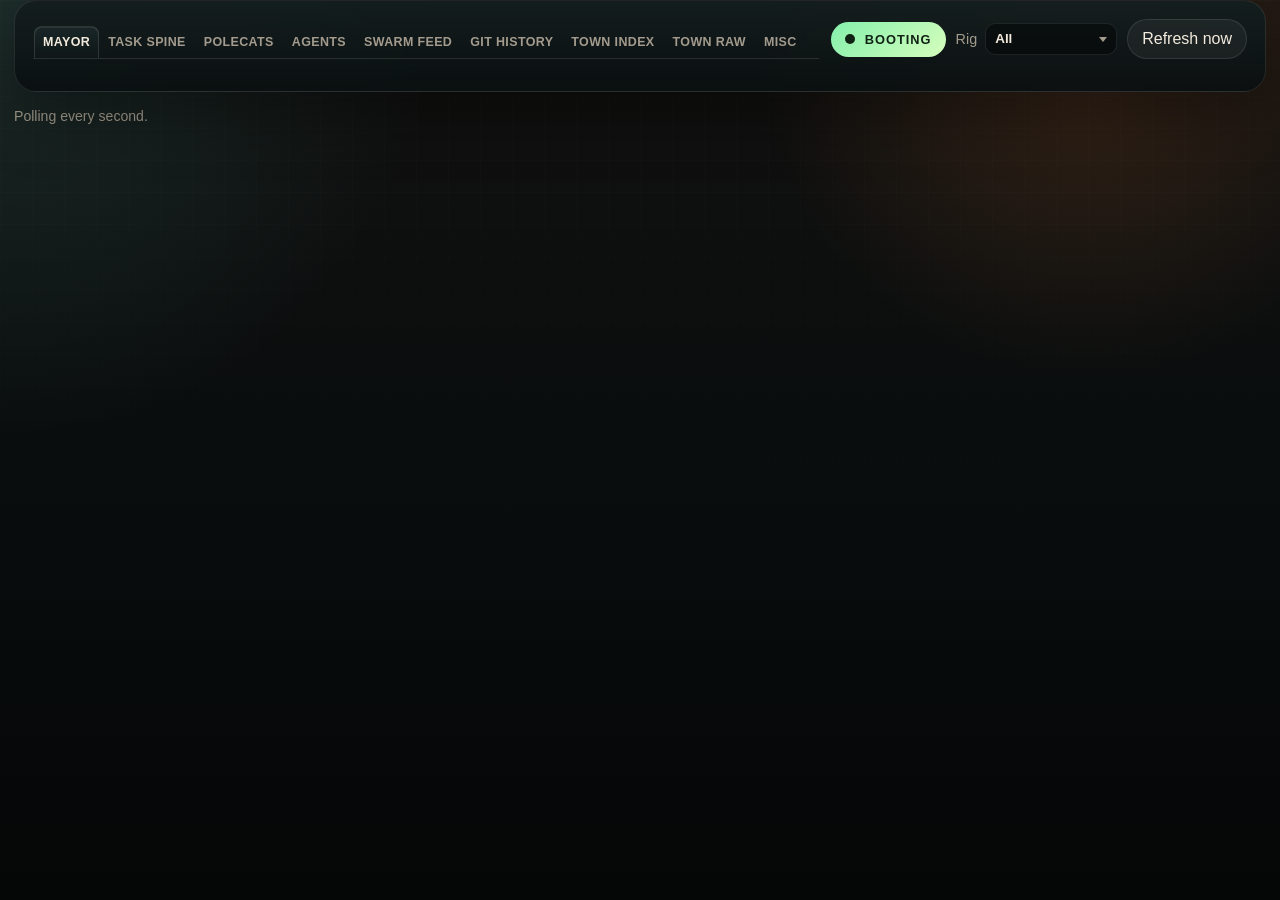
<file: frontend/index.html>
<!DOCTYPE html>
<html lang="en">
<head>
  <meta charset="UTF-8">
  <meta name="viewport" content="width=device-width, initial-scale=1.0">
  <title>Gas Town Dashboard</title>
  <link rel="stylesheet" href="static/css/app.css">
  <script>
    (() => {
      const platform = navigator.userAgentData?.platform || navigator.platform || navigator.userAgent || "";
      document.documentElement.classList.toggle("tauri-macos", Boolean(window.__TAURI__) && /mac/i.test(platform));
    })();
  </script>
</head>
<body>
  <header class="app-chrome" aria-label="Window title bar">
    <div class="app-chrome-start">
      <div class="app-window-controls" aria-label="Window controls">
        <button id="window-close" class="app-window-control close" type="button" aria-label="Close window"></button>
        <button id="window-minimize" class="app-window-control minimize" type="button" aria-label="Minimize window"></button>
        <button id="window-zoom" class="app-window-control zoom" type="button" aria-label="Zoom window"></button>
      </div>
      <div class="app-chrome-drag" data-tauri-drag-region aria-hidden="true"></div>
    </div>
    <div class="app-chrome-title" data-tauri-drag-region>Gas Town Dashboard</div>
    <div class="app-chrome-drag" data-tauri-drag-region aria-hidden="true"></div>
  </header>

  <main class="shell">
    <section class="panel metrics-panel">
      <div class="panel-head">
        <div class="surface-tabs" role="tablist" aria-label="Gas Town sections">
          <button id="tab-button-mayor" class="surface-tab active" type="button" role="tab" aria-selected="true" aria-controls="tab-mayor" data-tab-target="mayor">Mayor</button>
          <button id="tab-button-task-spine" class="surface-tab" type="button" role="tab" aria-selected="false" aria-controls="tab-task-spine" data-tab-target="task-spine">Task Spine</button>
          <button id="tab-button-polecats" class="surface-tab" type="button" role="tab" aria-selected="false" aria-controls="tab-polecats" data-tab-target="polecats">Polecats</button>
          <button id="tab-button-agents" class="surface-tab" type="button" role="tab" aria-selected="false" aria-controls="tab-agents" data-tab-target="agents">Agents</button>
          <button id="tab-button-swarm-feed" class="surface-tab" type="button" role="tab" aria-selected="false" aria-controls="tab-swarm-feed" data-tab-target="swarm-feed">Swarm Feed</button>
          <button id="tab-button-git-memory" class="surface-tab" type="button" role="tab" aria-selected="false" aria-controls="tab-git-memory" data-tab-target="git-memory">Git History</button>
          <button id="tab-button-overview" class="surface-tab" type="button" role="tab" aria-selected="false" aria-controls="tab-overview" data-tab-target="overview">Town Index</button>
          <button id="tab-button-town-raw" class="surface-tab" type="button" role="tab" aria-selected="false" aria-controls="tab-town-raw" data-tab-target="town-raw">Town Raw</button>
          <button id="tab-button-misc" class="surface-tab" type="button" role="tab" aria-selected="false" aria-controls="tab-misc" data-tab-target="misc">Misc</button>
        </div>
        <div class="toolbar control-surface-toolbar">
          <button id="gt-control-button" class="gt-control-button" type="button" hidden>Run GT</button>
          <div class="live-pill" id="live-pill" tabindex="0" aria-describedby="live-pill-tooltip">
            <span class="pulse"></span>
            <span id="live-label">Booting</span>
            <div class="pill-tooltip" id="live-pill-tooltip" role="tooltip"></div>
          </div>
          <div class="filter-group rig-filter" id="scope-dropdown">
            <span id="scope-dropdown-label">Rig</span>
            <div class="app-dropdown" id="scope-menu-root">
              <button
                id="scope-menu-button"
                class="app-dropdown-trigger"
                type="button"
                aria-haspopup="menu"
                aria-expanded="false"
                aria-labelledby="scope-dropdown-label scope-menu-value"
              >
                <span id="scope-menu-value">All</span>
                <span class="app-dropdown-caret" aria-hidden="true"></span>
              </button>
              <div id="scope-menu" class="app-dropdown-menu" role="menu" hidden></div>
            </div>
          </div>
          <button id="refresh-button" type="button">Refresh now</button>
        </div>
      </div>
      <div id="metrics"></div>
    </section>

    <div class="tab-panels">
      <section id="tab-mayor" class="tab-panel mayor-tab active" data-tab-panel="mayor" role="tabpanel" aria-labelledby="tab-button-mayor">
        <section class="mayor-panel">
          <div class="terminal-main mayor-terminal-main" id="primary-terminal"></div>
        </section>
      </section>

      <section id="tab-task-spine" class="tab-panel" data-tab-panel="task-spine" role="tabpanel" aria-labelledby="tab-button-task-spine" hidden>
        <section class="main-grid">
          <section class="panel">
            <div class="panel-head">
              <div>
                <h2>Task Spine</h2>
                <div class="subtle">Tasks and linked commit nodes, with dependency and lineage edges.</div>
              </div>
              <div class="toolbar">
                <label class="filter-group" for="hide-completed">
                  <span>Hide completed:</span>
                  <select id="hide-completed">
                    <option value="all" selected>All</option>
                    <option value="older_than_7_days">Older than 7 days</option>
                    <option value="none">None</option>
                  </select>
                </label>
                <label class="toggle">
                  <input id="include-system" type="checkbox">
                  <span>Include system tasks</span>
                </label>
                <div class="subtle" id="graph-summary"></div>
                <div class="task-legend-menu" tabindex="0" aria-describedby="task-spine-legend-tooltip" aria-label="Task spine legend">
                  <span class="task-legend-trigger">Legend</span>
                  <div class="pill-tooltip task-legend-tooltip" id="task-spine-legend-tooltip" role="tooltip">
                    <table class="legend-table">
                      <tbody id="task-spine-legend-body">
                        <tr>
                          <td><span class="chip">loading</span></td>
                          <td>Waiting for GT status legend.</td>
                        </tr>
                      </tbody>
                    </table>
                  </div>
                </div>
              </div>
            </div>
            <div class="graph-frame">
              <div class="graph-wrap">
                <div class="graph-stage" id="graph-stage">
                  <svg class="graph-svg" id="graph-svg"></svg>
                  <div class="graph-nodes" id="graph-nodes"></div>
                </div>
              </div>
              <div class="graph-viewport-map" id="graph-viewport-map" role="button" aria-label="Graph minimap. Click to center viewport." hidden>
                <div class="graph-map-content" id="graph-map-content">
                  <svg class="graph-map-preview" id="graph-map-preview" aria-hidden="true"></svg>
                  <div class="graph-map-view" id="graph-map-view"></div>
                </div>
              </div>
            </div>
          </section>

          <aside class="panel">
            <div class="panel-head">
              <div>
                <h2>Focus</h2>
                <div class="subtle">Selected node details and intervention hooks.</div>
              </div>
            </div>
            <div class="focus-stack" id="focus-panel"></div>
          </aside>
        </section>
      </section>

      <section id="tab-polecats" class="tab-panel" data-tab-panel="polecats" role="tabpanel" aria-labelledby="tab-button-polecats" hidden>
        <section class="panel">
          <div class="panel-head">
            <div>
              <h2>Polecats</h2>
              <div class="subtle">Worker cats visible in the current scope.</div>
            </div>
            <div class="subtle" id="polecat-summary"></div>
          </div>
          <div class="roster-grid" id="polecat-roster"></div>
        </section>
      </section>

      <section id="tab-agents" class="tab-panel" data-tab-panel="agents" role="tabpanel" aria-labelledby="tab-button-agents" hidden>
        <section class="panel">
          <div class="panel-head">
            <div>
              <h2>Agents</h2>
              <div class="subtle">Core rig and town agents, excluding polecats.</div>
            </div>
            <div class="subtle" id="agent-summary"></div>
          </div>
          <div class="roster-grid" id="agent-roster"></div>
        </section>
      </section>

      <section id="tab-swarm-feed" class="tab-panel" data-tab-panel="swarm-feed" role="tabpanel" aria-labelledby="tab-button-swarm-feed" hidden>
        <section class="panel swarm-feed-panel">
          <div class="panel-head">
            <div>
              <h2>Swarm Feed</h2>
              <div class="subtle">Grouped by currently hooked task, with pane logs when available.</div>
            </div>
            <div class="subtle" id="feed-summary"></div>
          </div>
          <div class="feed-list" id="feed-list"></div>
        </section>
      </section>

      <section id="tab-git-memory" class="tab-panel" data-tab-panel="git-memory" role="tabpanel" aria-labelledby="tab-button-git-memory" hidden>
        <section class="panel">
          <div class="panel-head">
            <div>
              <h2>Git History</h2>
              <div class="subtle">Recent commits, branch/worktree state, and diff-on-demand.</div>
            </div>
            <div class="subtle" id="git-summary"></div>
          </div>
          <div class="git-grid git-grid-two-column" id="git-panel"></div>
        </section>
      </section>

      <section id="tab-overview" class="tab-panel" data-tab-panel="overview" role="tabpanel" aria-labelledby="tab-button-overview" hidden>
        <section class="overview-grid overview-tab-grid">
          <section class="panel">
            <div class="panel-head">
              <div>
                <h2>Crew Workspaces</h2>
                <div class="subtle">Crew repos, branches, and local state.</div>
              </div>
              <div class="subtle" id="crew-summary"></div>
            </div>
            <div class="stack" id="crew-panel"></div>
          </section>

          <section class="panel">
            <div class="panel-head">
              <div>
                <h2>Bead Stores</h2>
                <div class="subtle">Authoritative per-store counts and availability.</div>
              </div>
              <div class="subtle" id="stores-summary"></div>
            </div>
            <div class="stack" id="stores-panel"></div>
          </section>

          <section class="panel">
            <div class="panel-head">
              <div>
                <h2>Statuses</h2>
                <div class="subtle">Stored bead statuses and their meanings.</div>
              </div>
            </div>
            <div class="stack" id="status-panel"></div>
          </section>
        </section>
      </section>

      <section id="tab-town-raw" class="tab-panel" data-tab-panel="town-raw" role="tabpanel" aria-labelledby="tab-button-town-raw" hidden>
        <section class="panel">
          <div class="panel-head">
            <div>
              <h2>Town Raw</h2>
              <div class="subtle">Raw GT surfaces preserved for inspection.</div>
            </div>
          </div>
          <div class="raw-grid">
            <div class="card">
              <h3>GT Status</h3>
              <pre id="raw-status"></pre>
            </div>
            <div class="card">
              <h3>GT Vitals</h3>
              <pre id="raw-vitals"></pre>
            </div>
          </div>
        </section>
      </section>

      <section id="tab-misc" class="tab-panel" data-tab-panel="misc" role="tabpanel" aria-labelledby="tab-button-misc" hidden>
        <section class="misc-grid">
          <section class="panel">
            <div class="panel-head">
              <h2>Snapshot Info</h2>
              <div class="subtle">Current town root, poll timing, and parsed services.</div>
            </div>
            <div class="snapshot-info-stack">
              <div class="surface-card">
                <span class="surface-card-label">Town Root</span>
                <div class="surface-card-value mono" id="gt-root">Loading...</div>
              </div>
              <div class="surface-card">
                <span class="surface-card-label">Snapshot</span>
                <div class="surface-card-value" id="snapshot-stamp">Waiting for data...</div>
              </div>
              <div class="surface-card">
                <span class="surface-card-label">Services</span>
                <div class="surface-card-value" id="service-stamp">Waiting for data...</div>
              </div>
            </div>
          </section>

          <section class="panel">
            <div class="panel-head">
              <h2>Mayor Events</h2>
              <div class="subtle">Recent controller events.</div>
            </div>
            <div id="mayor-events-panel"></div>
          </section>

          <section class="panel">
            <div class="panel-head">
              <h2>Attention</h2>
              <div class="subtle">High-signal conditions worth reading first.</div>
            </div>
            <div id="alerts-panel"></div>
          </section>

          <section class="panel" id="actions-panel">
            <div class="panel-head">
              <h2>Recent Actions</h2>
              <div class="subtle">Local GTUI requests only.</div>
            </div>
            <div class="action-list" id="actions-list"></div>
          </section>

          <section class="panel" id="errors-panel" hidden>
            <div class="panel-head">
              <h2>Command Errors</h2>
              <div class="subtle">Failed polls stay visible here until the next clean update.</div>
            </div>
            <div class="error-list" id="errors-list"></div>
          </section>
        </section>
      </section>
    </div>

    <div class="footer">
      <div id="footer-left">Polling every second.</div>
      <div id="footer-right"></div>
    </div>
  </main>

  <div class="toast" id="toast"></div>

  <script type="module" src="static/js/app.js"></script>
</body>
</html>
</file>
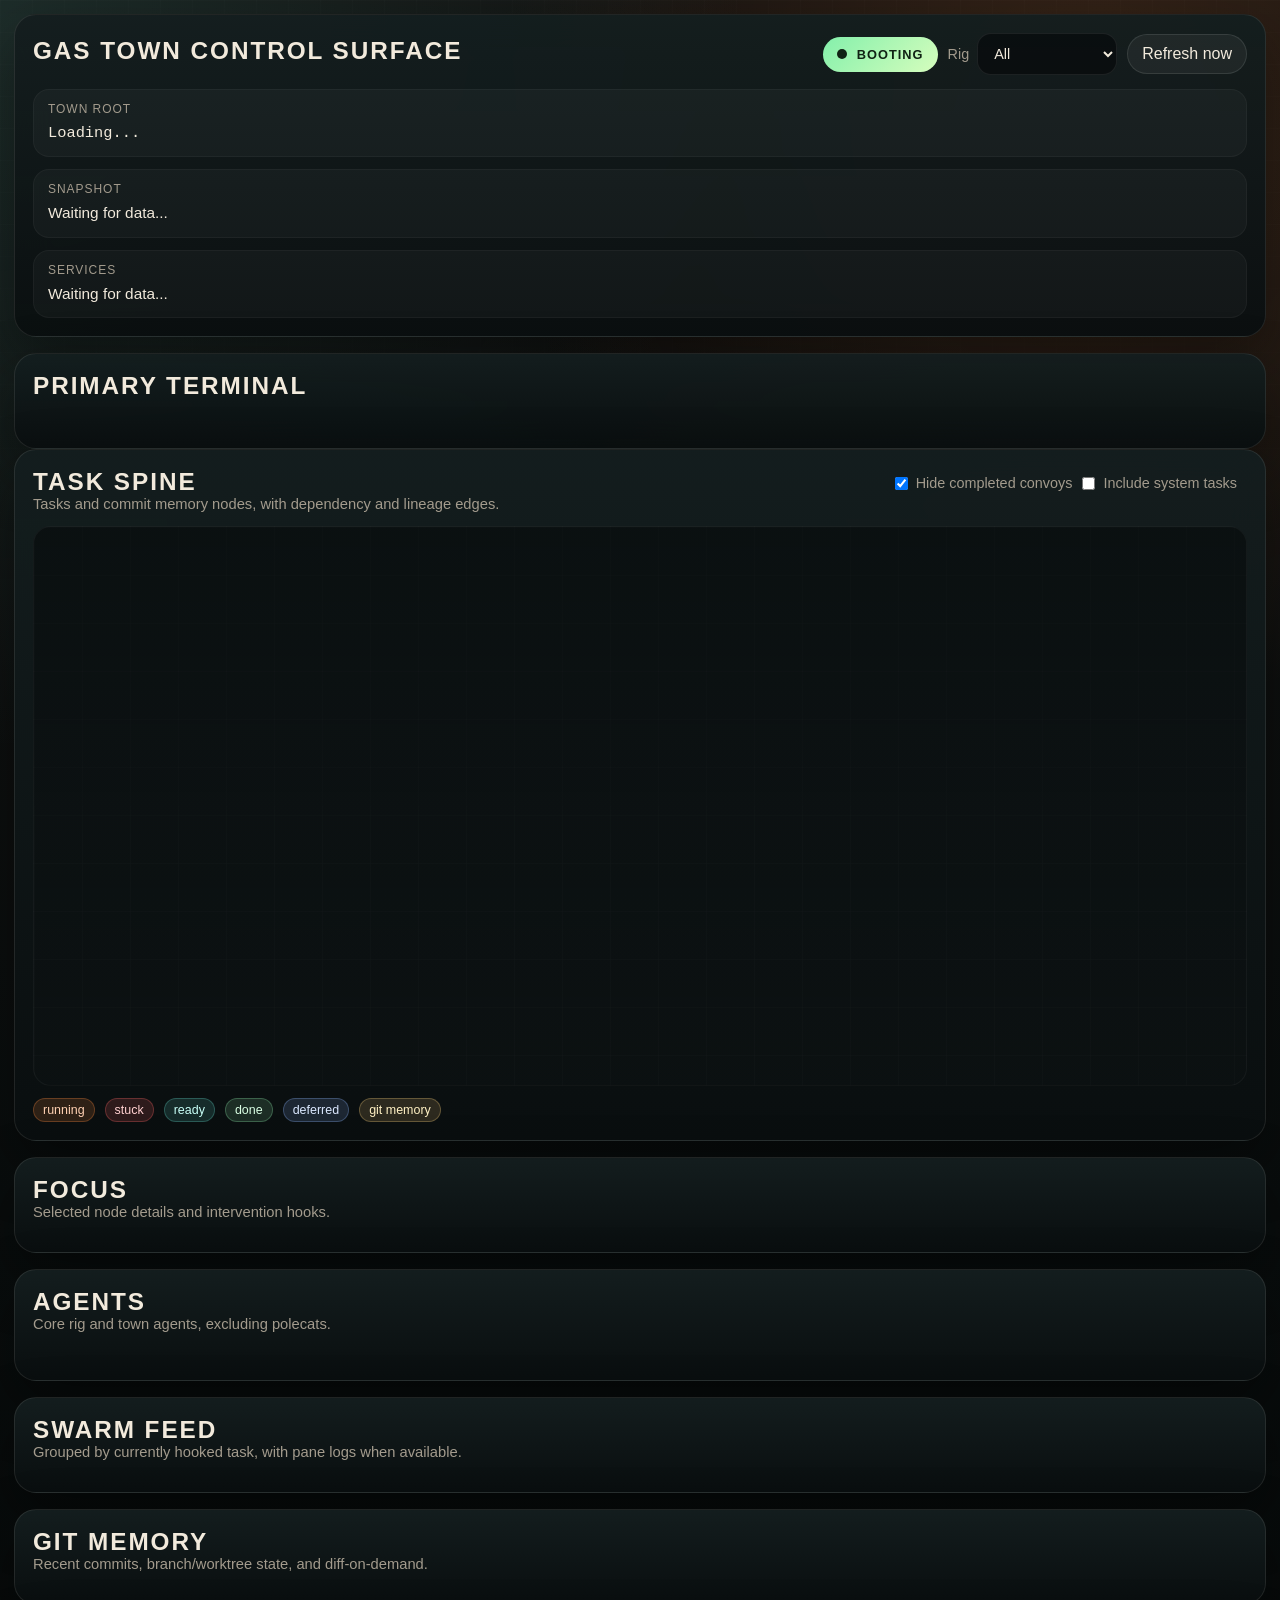
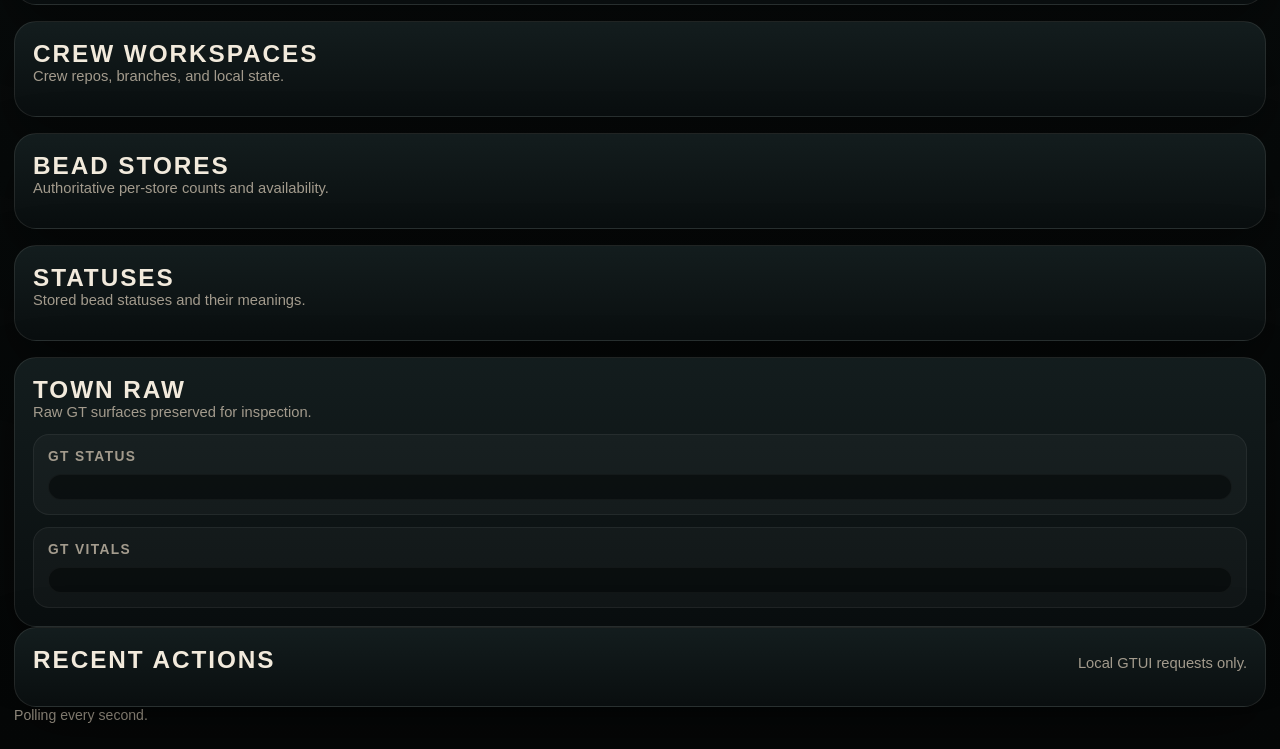
<file: src/index.html>
<!DOCTYPE html>
<html lang="en">
<head>
  <meta charset="UTF-8">
  <meta name="viewport" content="width=device-width, initial-scale=1.0">
  <title>GTUI</title>
  <link rel="stylesheet" href="static/css/app.css">
  <script>
    (() => {
      const platform = navigator.userAgentData?.platform || navigator.platform || navigator.userAgent || "";
      document.documentElement.classList.toggle("tauri-macos", Boolean(window.__TAURI__) && /mac/i.test(platform));
    })();
  </script>
</head>
<body>
  <header class="app-chrome" data-tauri-drag-region aria-label="Window title bar">
    <div class="app-chrome-title">Gas Town UI</div>
  </header>

  <main class="shell">
    <section class="panel metrics-panel">
      <div class="panel-head">
        <h2>Gas Town Control Surface</h2>
        <div class="toolbar control-surface-toolbar">
          <div class="live-pill" id="live-pill">
            <span class="pulse"></span>
            <span id="live-label">Booting</span>
          </div>
          <label class="filter-group" for="scope-select">
            <span>Rig</span>
            <select id="scope-select">
              <option value="all">All</option>
            </select>
          </label>
          <button id="refresh-button" type="button">Refresh now</button>
        </div>
      </div>
      <div id="metrics"></div>
      <div class="control-surface-meta">
        <div class="surface-card">
          <span class="surface-card-label">Town Root</span>
          <div class="surface-card-value mono" id="gt-root">Loading...</div>
        </div>
        <div class="surface-card">
          <span class="surface-card-label">Snapshot</span>
          <div class="surface-card-value" id="snapshot-stamp">Waiting for data...</div>
        </div>
        <div class="surface-card">
          <span class="surface-card-label">Services</span>
          <div class="surface-card-value" id="service-stamp">Waiting for data...</div>
        </div>
      </div>
    </section>

    <section class="panel">
      <div class="panel-head">
        <h2>Primary Terminal</h2>
        <div class="subtle" id="primary-terminal-summary"></div>
      </div>
      <div class="terminal-main" id="primary-terminal"></div>
    </section>

    <section class="main-grid">
      <section class="panel">
        <div class="panel-head">
          <div>
            <h2>Task Spine</h2>
            <div class="subtle">Tasks and commit memory nodes, with dependency and lineage edges.</div>
          </div>
          <div class="toolbar">
            <label class="toggle">
              <input id="hide-completed-convoys" type="checkbox" checked>
              <span>Hide completed convoys</span>
            </label>
            <label class="toggle">
              <input id="include-system" type="checkbox">
              <span>Include system tasks</span>
            </label>
            <div class="subtle" id="graph-summary"></div>
          </div>
        </div>
        <div class="graph-wrap">
          <div class="graph-stage" id="graph-stage">
            <svg class="graph-svg" id="graph-svg"></svg>
            <div class="graph-nodes" id="graph-nodes"></div>
          </div>
        </div>
        <div class="legend">
          <span class="chip running">running</span>
          <span class="chip stuck">stuck</span>
          <span class="chip ready">ready</span>
          <span class="chip done">done</span>
          <span class="chip ice">deferred</span>
          <span class="chip memory">git memory</span>
        </div>
      </section>

      <aside class="panel">
        <div class="panel-head">
          <div>
            <h2>Focus</h2>
            <div class="subtle">Selected node details and intervention hooks.</div>
          </div>
        </div>
        <div class="focus-stack" id="focus-panel"></div>
      </aside>
    </section>

    <section class="panel section-gap">
      <div class="panel-head">
        <div>
          <h2>Agents</h2>
          <div class="subtle">Core rig and town agents, excluding polecats.</div>
        </div>
        <div class="subtle" id="agent-summary"></div>
      </div>
      <div class="roster-grid" id="agent-roster"></div>
    </section>

    <section class="lower-grid">
      <section class="panel swarm-feed-panel">
        <div class="panel-head">
          <div>
            <h2>Swarm Feed</h2>
            <div class="subtle">Grouped by currently hooked task, with pane logs when available.</div>
          </div>
          <div class="subtle" id="feed-summary"></div>
        </div>
        <div class="feed-list" id="feed-list"></div>
      </section>

      <section class="panel">
        <div class="panel-head">
          <div>
            <h2>Git Memory</h2>
            <div class="subtle">Recent commits, branch/worktree state, and diff-on-demand.</div>
          </div>
          <div class="subtle" id="git-summary"></div>
        </div>
        <div class="git-grid" id="git-panel"></div>
      </section>
    </section>

    <section class="overview-grid">
      <section class="panel">
        <div class="panel-head">
          <div>
            <h2>Crew Workspaces</h2>
            <div class="subtle">Crew repos, branches, and local state.</div>
          </div>
          <div class="subtle" id="crew-summary"></div>
        </div>
        <div class="stack" id="crew-panel"></div>
      </section>

      <section class="panel">
        <div class="panel-head">
          <div>
            <h2>Bead Stores</h2>
            <div class="subtle">Authoritative per-store counts and availability.</div>
          </div>
          <div class="subtle" id="stores-summary"></div>
        </div>
        <div class="stack" id="stores-panel"></div>
      </section>

      <section class="panel">
        <div class="panel-head">
          <div>
            <h2>Statuses</h2>
            <div class="subtle">Stored bead statuses and their meanings.</div>
          </div>
        </div>
        <div class="stack" id="status-panel"></div>
      </section>
    </section>

    <section class="panel">
      <div class="panel-head">
        <div>
          <h2>Town Raw</h2>
          <div class="subtle">Raw GT surfaces preserved for inspection.</div>
        </div>
      </div>
      <div class="raw-grid">
        <div class="card">
          <h3>GT Status</h3>
          <pre id="raw-status"></pre>
        </div>
        <div class="card">
          <h3>GT Vitals</h3>
          <pre id="raw-vitals"></pre>
        </div>
      </div>
    </section>

    <section class="panel" id="actions-panel">
      <div class="panel-head">
        <h2>Recent Actions</h2>
        <div class="subtle">Local GTUI requests only.</div>
      </div>
      <div class="action-list" id="actions-list"></div>
    </section>

    <section class="panel" id="errors-panel" hidden>
      <div class="panel-head">
        <h2>Command Errors</h2>
        <div class="subtle">Failed polls stay visible here until the next clean update.</div>
      </div>
      <div class="error-list" id="errors-list"></div>
    </section>

    <div class="footer">
      <div id="footer-left">Polling every second.</div>
      <div id="footer-right"></div>
    </div>
  </main>

  <div class="toast" id="toast"></div>

  <script type="module" src="static/js/app.js"></script>
</body>
</html>
</file>
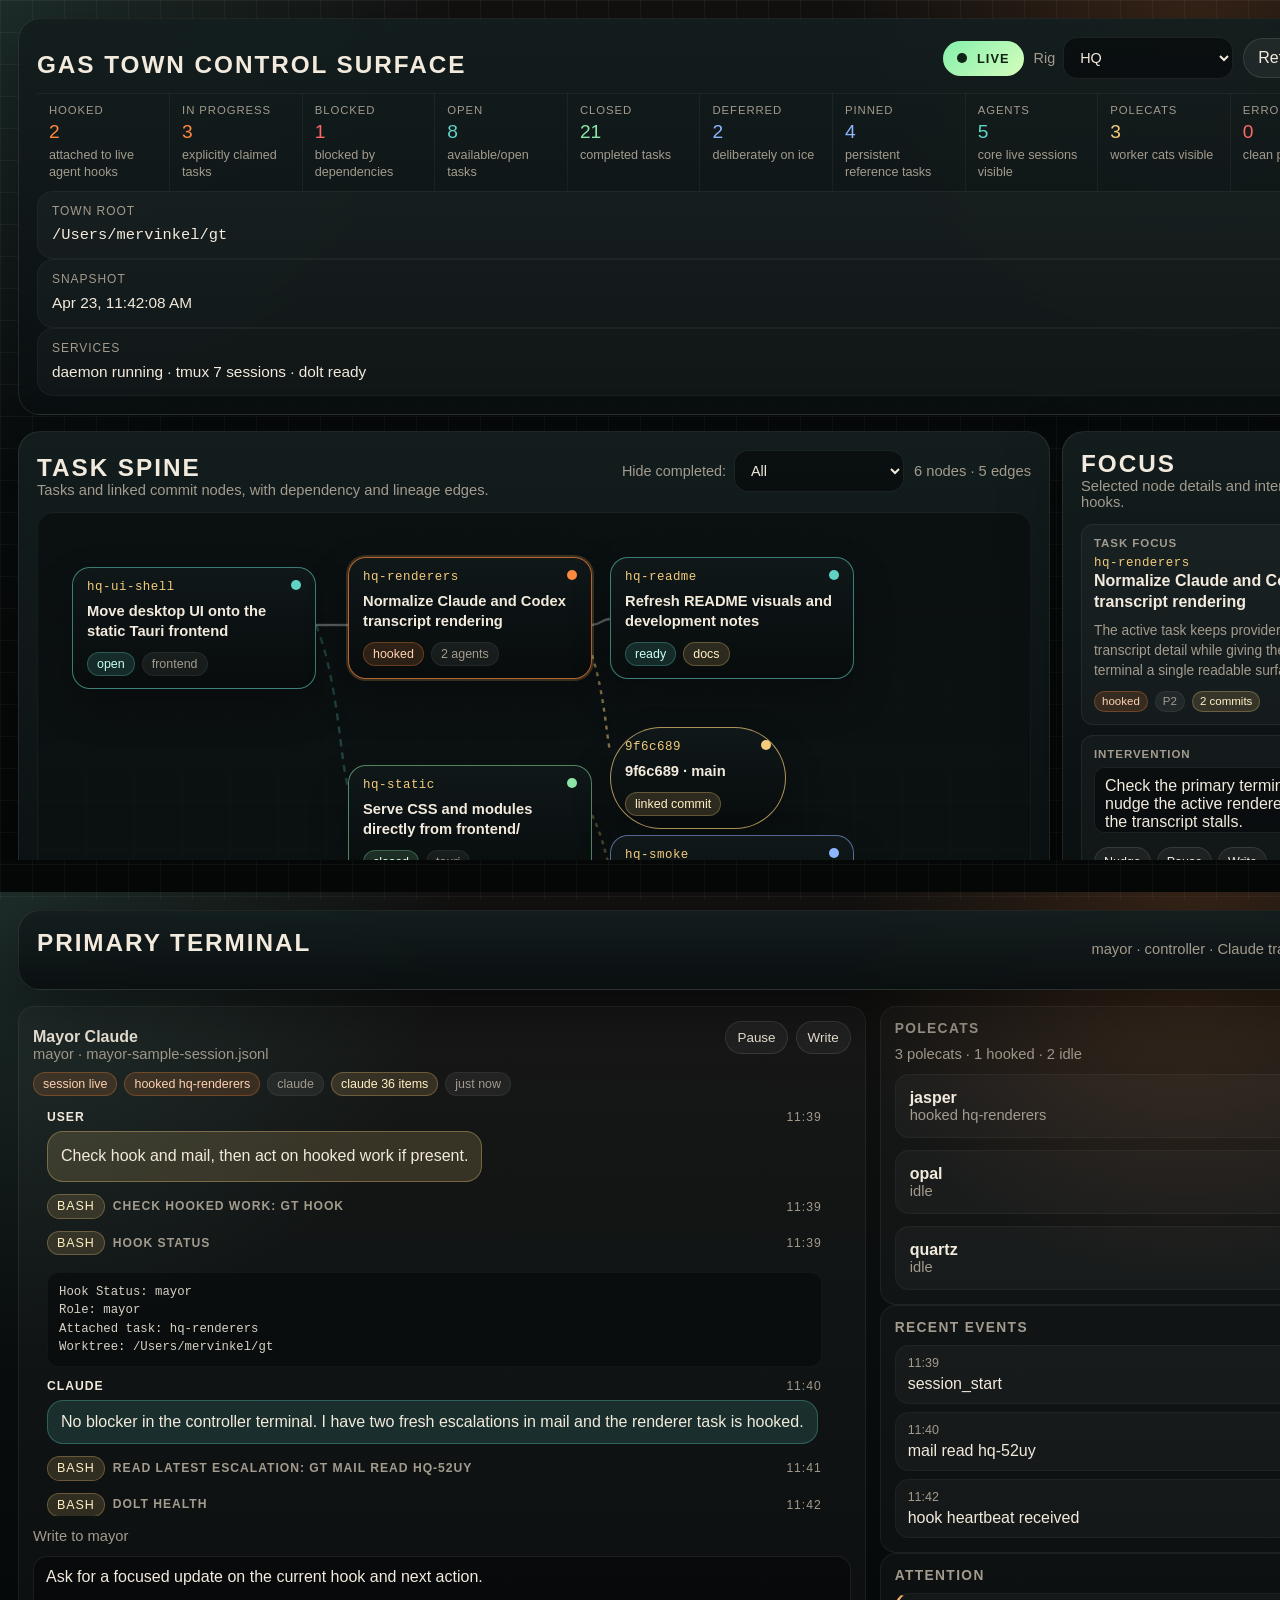
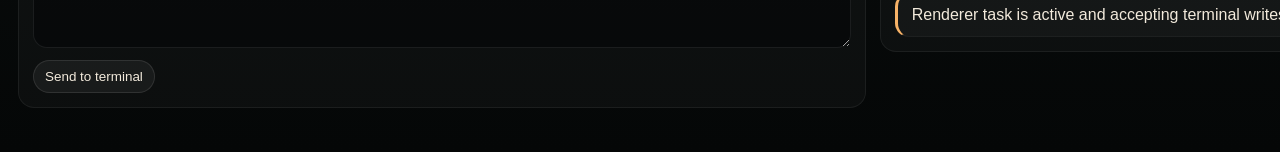
<file: frontend/screenshots/readme.html>
<!DOCTYPE html>
<html lang="en">
<head>
  <meta charset="UTF-8">
  <meta name="viewport" content="width=device-width, initial-scale=1.0">
  <title>GTUI README Screenshots</title>
  <link rel="stylesheet" href="../static/css/app.css">
  <style>
    body {
      width: max-content;
      margin: 0;
      padding: 0;
      display: grid;
      gap: 32px;
      overflow: auto;
    }

    .shot {
      width: 1400px;
      height: 860px;
      overflow: hidden;
      padding: 18px;
      background:
        radial-gradient(circle at top left, rgba(96, 211, 197, 0.14), transparent 28%),
        radial-gradient(circle at 85% 5%, rgba(255, 138, 61, 0.16), transparent 24%),
        linear-gradient(180deg, #121110 0%, #090d0d 52%, #050707 100%);
    }

    .shot::before {
      content: "";
      position: absolute;
      inset: 0;
      background-image:
        linear-gradient(rgba(255, 255, 255, 0.02) 1px, transparent 1px),
        linear-gradient(90deg, rgba(255, 255, 255, 0.02) 1px, transparent 1px);
      background-size: 32px 32px;
      pointer-events: none;
    }

    .shot-shell {
      position: relative;
      z-index: 1;
      width: 100%;
      height: 100%;
      display: grid;
      grid-template-rows: auto 1fr;
      gap: 16px;
    }

    .shot .metrics-panel {
      margin-bottom: 0;
    }

    .shot .main-grid,
    .shot .terminal-main {
      margin-bottom: 0;
      min-height: 0;
    }

    .shot .graph-wrap {
      min-height: 478px;
    }

    .shot .graph-stage {
      width: 860px;
      height: 478px;
    }

    .shot .graph-svg {
      width: 860px;
      height: 478px;
    }

    .shot .node {
      pointer-events: none;
    }

    .shot .node-title {
      font-size: 0.92rem;
    }

    .shot .focus-stack textarea {
      min-height: 66px;
    }

    #shot-task-spine .focus-stack {
      gap: 10px;
    }

    #shot-task-spine .focus-stack .card {
      padding: 12px;
    }

    #shot-task-spine .event-item {
      padding: 8px 10px;
    }

    .shot .terminal-main {
      grid-template-columns: minmax(0, 1.35fr) minmax(330px, 0.8fr);
    }

    .shot .primary-log-block {
      min-height: 420px;
      max-height: 420px;
    }

    .shot .codex-transcript {
      overflow: hidden;
    }

    .shot .card h3 {
      white-space: nowrap;
    }

    .shot .toolbar button {
      pointer-events: none;
    }
  </style>
</head>
<body>
  <section class="shot" id="shot-task-spine" data-shot="task-spine" aria-label="GTUI task spine representative screenshot">
    <div class="shot-shell">
      <section class="panel metrics-panel">
        <div class="panel-head">
          <h2>Gas Town Control Surface</h2>
          <div class="toolbar control-surface-toolbar">
            <div class="live-pill">
              <span class="pulse"></span>
              <span>Live</span>
            </div>
            <label class="filter-group">
              <span>Rig</span>
              <select>
                <option>HQ</option>
              </select>
            </label>
            <button type="button">Refresh now</button>
          </div>
        </div>
        <div class="metrics-table-wrap">
          <table class="metrics-table">
            <tbody>
              <tr>
                <td><div class="metrics-table-label">Hooked</div><div class="metrics-table-value accent-running">2</div><div class="metrics-table-sub">attached to live agent hooks</div></td>
                <td><div class="metrics-table-label">In Progress</div><div class="metrics-table-value accent-running">3</div><div class="metrics-table-sub">explicitly claimed tasks</div></td>
                <td><div class="metrics-table-label">Blocked</div><div class="metrics-table-value accent-stuck">1</div><div class="metrics-table-sub">blocked by dependencies</div></td>
                <td><div class="metrics-table-label">Open</div><div class="metrics-table-value accent-ready">8</div><div class="metrics-table-sub">available/open tasks</div></td>
                <td><div class="metrics-table-label">Closed</div><div class="metrics-table-value accent-done">21</div><div class="metrics-table-sub">completed tasks</div></td>
                <td><div class="metrics-table-label">Deferred</div><div class="metrics-table-value accent-ice">2</div><div class="metrics-table-sub">deliberately on ice</div></td>
                <td><div class="metrics-table-label">Pinned</div><div class="metrics-table-value accent-ice">4</div><div class="metrics-table-sub">persistent reference tasks</div></td>
                <td><div class="metrics-table-label">Agents</div><div class="metrics-table-value accent-ready">5</div><div class="metrics-table-sub">core live sessions visible</div></td>
                <td><div class="metrics-table-label">Polecats</div><div class="metrics-table-value accent-memory">3</div><div class="metrics-table-sub">worker cats visible</div></td>
                <td><div class="metrics-table-label">Errors</div><div class="metrics-table-value accent-stuck">0</div><div class="metrics-table-sub">clean polling cycle</div></td>
              </tr>
            </tbody>
          </table>
        </div>
        <div class="control-surface-meta">
          <div class="surface-card">
            <span class="surface-card-label">Town Root</span>
            <div class="surface-card-value mono">/Users/mervinkel/gt</div>
          </div>
          <div class="surface-card">
            <span class="surface-card-label">Snapshot</span>
            <div class="surface-card-value">Apr 23, 11:42:08 AM</div>
          </div>
          <div class="surface-card">
            <span class="surface-card-label">Services</span>
            <div class="surface-card-value">daemon running · tmux 7 sessions · dolt ready</div>
          </div>
        </div>
      </section>

      <section class="main-grid">
        <section class="panel">
          <div class="panel-head">
            <div>
              <h2>Task Spine</h2>
              <div class="subtle">Tasks and linked commit nodes, with dependency and lineage edges.</div>
            </div>
            <div class="toolbar">
              <label class="filter-group"><span>Hide completed:</span> <select><option>All</option></select></label>
              <div class="subtle">6 nodes · 5 edges</div>
            </div>
          </div>
          <div class="graph-wrap">
            <div class="graph-stage">
              <svg class="graph-svg" viewBox="0 0 860 478" aria-hidden="true">
                <path class="graph-edge dependency active" d="M 278 112 C 292 112 296 112 310 112"></path>
                <path class="graph-edge parent" d="M 278 112 C 300 166 302 246 310 274"></path>
                <path class="graph-edge dependency active" d="M 554 112 C 562 112 564 106 572 106"></path>
                <path class="graph-edge commit active" d="M 554 142 C 566 180 568 218 572 238"></path>
                <path class="graph-edge commit" d="M 554 302 C 566 326 568 346 572 354"></path>
              </svg>
              <div class="graph-nodes">
                <div class="node task ready" style="left: 34px; top: 54px;">
                  <div class="node-top"><div class="node-id">hq-ui-shell</div><span class="status-dot ready"></span></div>
                  <div class="node-title">Move desktop UI onto the static Tauri frontend</div>
                  <div class="node-meta"><span class="chip ready">open</span><span class="chip">frontend</span></div>
                </div>
                <div class="node task running selected" style="left: 310px; top: 44px;">
                  <div class="node-top"><div class="node-id">hq-renderers</div><span class="status-dot running"></span></div>
                  <div class="node-title">Normalize Claude and Codex transcript rendering</div>
                  <div class="node-meta"><span class="chip running">hooked</span><span class="chip">2 agents</span></div>
                </div>
                <div class="node task ready" style="left: 572px; top: 44px;">
                  <div class="node-top"><div class="node-id">hq-readme</div><span class="status-dot ready"></span></div>
                  <div class="node-title">Refresh README visuals and development notes</div>
                  <div class="node-meta"><span class="chip ready">ready</span><span class="chip memory">docs</span></div>
                </div>
                <div class="node task done" style="left: 310px; top: 252px;">
                  <div class="node-top"><div class="node-id">hq-static</div><span class="status-dot done"></span></div>
                  <div class="node-title">Serve CSS and modules directly from frontend/</div>
                  <div class="node-meta"><span class="chip done">closed</span><span class="chip">tauri</span></div>
                </div>
                <div class="node commit" style="left: 572px; top: 214px;">
                  <div class="node-top"><div class="node-id">9f6c689</div><span class="status-dot commit"></span></div>
                  <div class="node-title">9f6c689 · main</div>
                  <div class="node-meta"><span class="chip commit">linked commit</span></div>
                </div>
                <div class="node task ice" style="left: 572px; top: 322px;">
                  <div class="node-top"><div class="node-id">hq-smoke</div><span class="status-dot ice"></span></div>
                  <div class="node-title">Verify terminal API and frontend states</div>
                  <div class="node-meta"><span class="chip ice">deferred</span><span class="chip memory">checks</span></div>
                </div>
              </div>
            </div>
          </div>
          <div class="legend">
            <span class="chip running">running</span>
            <span class="chip stuck">stuck</span>
            <span class="chip ready">ready</span>
            <span class="chip done">done</span>
            <span class="chip ice">deferred</span>
            <span class="chip commit">linked commit</span>
          </div>
        </section>

        <aside class="panel">
          <div class="panel-head">
            <div>
              <h2>Focus</h2>
              <div class="subtle">Selected node details and intervention hooks.</div>
            </div>
          </div>
          <div class="focus-stack">
            <div class="card">
              <h3>Task Focus</h3>
              <div class="node-id">hq-renderers</div>
              <div class="focus-title">Normalize Claude and Codex transcript rendering</div>
              <div class="focus-description">The active task keeps provider-specific transcript detail while giving the primary terminal a single readable surface.</div>
              <div class="node-meta"><span class="chip running">hooked</span><span class="chip">P2</span><span class="chip memory">2 commits</span></div>
            </div>
            <div class="card">
              <h3>Intervention</h3>
              <textarea>Check the primary terminal, then nudge the active renderer task if the transcript stalls.</textarea>
              <div class="tiny-actions" style="margin-top: 10px;">
                <button type="button">Nudge</button>
                <button type="button">Pause</button>
                <button type="button">Write</button>
              </div>
            </div>
          </div>
        </aside>
      </section>
    </div>
  </section>

  <section class="shot" id="shot-mayor-chat" data-shot="mayor-chat" aria-label="GTUI mayor chat representative screenshot">
    <div class="shot-shell">
      <section class="panel metrics-panel">
        <div class="panel-head">
          <h2>Primary Terminal</h2>
          <div class="subtle">mayor · controller · Claude transcript · HQ</div>
        </div>
      </section>

      <section class="terminal-main">
        <div class="terminal-shell">
          <div class="card">
            <div class="agent-top">
              <div>
                <div class="feed-title">Mayor Claude</div>
                <div class="subtle">mayor · mayor-sample-session.jsonl</div>
              </div>
              <div class="tiny-actions">
                <button type="button">Pause</button>
                <button type="button">Write</button>
              </div>
            </div>
            <div class="node-meta">
              <span class="chip running">session live</span>
              <span class="chip running">hooked hq-renderers</span>
              <span class="chip">claude</span>
              <span class="chip memory">claude 36 items</span>
              <span class="chip">just now</span>
            </div>
            <div id="primary-terminal-log" class="primary-log-block codex-transcript">
              <div class="codex-item user">
                <div class="codex-head"><div class="codex-head-left"><span class="codex-role">USER</span></div><span class="codex-time">11:39</span></div>
                <div class="codex-bubble"><div class="codex-text">Check hook and mail, then act on hooked work if present.</div></div>
              </div>
              <div class="codex-item tool_call">
                <div class="codex-head"><div class="codex-head-left"><span class="chip memory">Bash</span><span class="codex-summary">Check hooked work: gt hook</span></div><span class="codex-time">11:39</span></div>
              </div>
              <div class="codex-item tool_output">
                <div class="codex-head"><div class="codex-head-left"><span class="chip memory">Bash</span><span class="codex-summary">Hook status</span></div><span class="codex-time">11:39</span></div>
                <div class="codex-output">Hook Status: mayor
Role: mayor
Attached task: hq-renderers
Worktree: /Users/mervinkel/gt</div>
              </div>
              <div class="codex-item assistant">
                <div class="codex-head"><div class="codex-head-left"><span class="codex-role">CLAUDE</span></div><span class="codex-time">11:40</span></div>
                <div class="codex-bubble"><div class="codex-markdown"><p>No blocker in the controller terminal. I have two fresh escalations in mail and the renderer task is hooked.</p></div></div>
              </div>
              <div class="codex-item tool_call">
                <div class="codex-head"><div class="codex-head-left"><span class="chip memory">Bash</span><span class="codex-summary">Read latest escalation: gt mail read hq-52uy</span></div><span class="codex-time">11:41</span></div>
              </div>
              <div class="codex-item tool_output">
                <div class="codex-head"><div class="codex-head-left"><span class="chip memory">Bash</span><span class="codex-summary">Dolt health</span></div><span class="codex-time">11:42</span></div>
                <div class="codex-output">Dolt server is running
Query latency: 0s
Connections: 4 / 1000</div>
              </div>
            </div>
            <div class="stack" style="margin-top: 12px;">
              <label class="subtle" for="fixture-primary-inject-message">Write to mayor</label>
              <textarea id="fixture-primary-inject-message">Ask for a focused update on the current hook and next action.</textarea>
              <div class="tiny-actions"><button type="button">Send to terminal</button></div>
            </div>
          </div>
        </div>

        <div class="terminal-meta">
          <div class="card">
            <h3>Polecats</h3>
            <div class="subtle">3 polecats · 1 hooked · 2 idle</div>
            <div class="roster-grid terminal-roster-grid" style="margin-top: 12px;">
              <div class="roster-card agent-row">
                <div class="agent-top"><div><div class="feed-title">jasper</div><div class="subtle">hooked hq-renderers</div></div><span class="chip running">live</span></div>
              </div>
              <div class="roster-card agent-row">
                <div class="agent-top"><div><div class="feed-title">opal</div><div class="subtle">idle</div></div><span class="chip ready">ready</span></div>
              </div>
              <div class="roster-card agent-row">
                <div class="agent-top"><div><div class="feed-title">quartz</div><div class="subtle">idle</div></div><span class="chip ready">ready</span></div>
              </div>
            </div>
          </div>
          <div class="card">
            <h3>Recent Events</h3>
            <div class="event-list">
              <div class="event-item"><div class="event-time">11:39</div><div>session_start</div></div>
              <div class="event-item"><div class="event-time">11:40</div><div>mail read hq-52uy</div></div>
              <div class="event-item"><div class="event-time">11:42</div><div>hook heartbeat received</div></div>
            </div>
          </div>
          <div class="card">
            <h3>Attention</h3>
            <div class="alert-list">
              <div class="alert-item">Renderer task is active and accepting terminal writes.</div>
            </div>
          </div>
        </div>
      </section>
    </div>
  </section>
</body>
</html>
</file>
<file: frontend/static/css/app.css>
:root {
      --bg: #0a0f10;
      --bg-2: #0f1718;
      --panel: rgba(14, 22, 23, 0.9);
      --panel-2: rgba(19, 30, 31, 0.92);
      --line: rgba(230, 225, 211, 0.1);
      --text: #f2eadc;
      --muted: #a39b8d;
      --running: #ff8a3d;
      --stuck: #ff6767;
      --ready: #60d3c5;
      --done: #8de5a8;
      --ice: #8eb5ff;
      --memory: #f3cb7a;
      --accent: #f7b267;
      --shadow: 0 24px 60px rgba(0, 0, 0, 0.35);
      --radius: 22px;
      --radius-sm: 16px;
      --mono: "Iosevka", "SFMono-Regular", "Menlo", "Monaco", monospace;
      --sans: "IBM Plex Sans", "Avenir Next", "Segoe UI", sans-serif;
      --display: "Avenir Next Condensed", "Futura", "Trebuchet MS", sans-serif;
      --chrome-height: 0px;
    }

    .tauri-macos {
      --chrome-height: 44px;
    }

    * {
      box-sizing: border-box;
    }

    html, body {
      margin: 0;
      height: 100%;
      min-height: 100%;
      background:
        radial-gradient(circle at top left, rgba(96, 211, 197, 0.14), transparent 28%),
        radial-gradient(circle at 85% 5%, rgba(255, 138, 61, 0.16), transparent 24%),
        linear-gradient(180deg, #121110 0%, #090d0d 52%, #050707 100%);
      color: var(--text);
      font-family: var(--sans);
    }

    body {
      overflow-x: hidden;
    }

    body.mayor-tab-active,
    body.task-spine-tab-active {
      overflow: hidden;
    }

    body::before {
      content: "";
      position: fixed;
      inset: 0;
      pointer-events: none;
      background-image:
        linear-gradient(rgba(255, 255, 255, 0.02) 1px, transparent 1px),
        linear-gradient(90deg, rgba(255, 255, 255, 0.02) 1px, transparent 1px);
      background-size: 32px 32px;
      mask-image: linear-gradient(180deg, rgba(0, 0, 0, 0.7), transparent 90%);
    }

    button, input, textarea, select {
      font: inherit;
    }

    button {
      appearance: none;
      border: 1px solid rgba(255, 255, 255, 0.1);
      background: rgba(255, 255, 255, 0.05);
      color: var(--text);
      padding: 10px 14px;
      border-radius: 999px;
      cursor: pointer;
      transition: background 120ms ease, transform 120ms ease, border-color 120ms ease;
    }

    button:hover:enabled {
      background: rgba(255, 255, 255, 0.1);
      transform: translateY(-1px);
      border-color: rgba(255, 255, 255, 0.18);
    }

    button:disabled {
      opacity: 0.4;
      cursor: not-allowed;
    }

    input, textarea, select {
      width: 100%;
      border-radius: 14px;
      border: 1px solid rgba(255, 255, 255, 0.08);
      background: rgba(4, 7, 8, 0.56);
      color: var(--text);
      padding: 11px 12px;
    }

    textarea {
      min-height: 92px;
      resize: vertical;
    }

    .shell {
      width: min(1680px, calc(100% - 28px));
      margin: 0 auto 26px;
      min-height: calc(100vh - var(--chrome-height) - 26px);
      display: flex;
      flex-direction: column;
    }

    body.mayor-tab-active .shell,
    body.task-spine-tab-active .shell {
      height: calc(100vh - var(--chrome-height));
      min-height: 0;
      margin-bottom: 0;
    }

    .app-chrome {
      display: none;
    }

    .tauri-macos .app-chrome {
      display: grid;
      grid-template-columns: minmax(180px, 1fr) auto minmax(180px, 1fr);
      align-items: center;
      height: 44px;
      padding: 0 18px;
      color: rgba(242, 234, 220, 0.78);
      user-select: none;
    }

    .app-chrome-start {
      min-width: 0;
      display: flex;
      align-items: center;
      gap: 14px;
    }

    .app-window-controls {
      display: flex;
      align-items: center;
      gap: 10px;
      flex: none;
    }

    .app-window-control {
      width: 14px;
      height: 14px;
      padding: 0;
      border: 0;
      border-radius: 999px;
      box-shadow: inset 0 1px 0 rgba(255, 255, 255, 0.14);
      cursor: pointer;
      transition: transform 120ms ease, filter 120ms ease;
    }

    .app-window-control:hover {
      transform: scale(1.06);
      filter: brightness(1.06);
    }

    .app-window-control:hover:enabled {
      border: 0;
    }

    .app-window-control.close {
      background: #ff5f57;
    }

    .app-window-control.close:hover:enabled {
      background: #ff5f57;
    }

    .app-window-control.minimize {
      background: #febc2e;
    }

    .app-window-control.minimize:hover:enabled {
      background: #febc2e;
    }

    .app-window-control.zoom {
      background: #28c840;
    }

    .app-window-control.zoom:hover:enabled {
      background: #28c840;
    }

    .app-chrome-drag {
      min-width: 0;
      flex: 1 1 auto;
      align-self: stretch;
    }

    .app-chrome-title {
      grid-column: 2;
      font-size: 0.9rem;
      font-weight: 800;
      letter-spacing: 0.08em;
      line-height: 1;
      transform: translateY(2px);
      text-align: center;
      pointer-events: none;
    }

    .hero {
      display: grid;
      grid-template-columns: minmax(0, 1.35fr) minmax(360px, 0.95fr);
      gap: 16px;
      margin-bottom: 16px;
    }

    .hero-card,
    .panel,
    .metric,
    .feed-card,
    .group-card,
    .repo-card {
      border: 1px solid var(--line);
      background: linear-gradient(180deg, rgba(20, 30, 31, 0.96), rgba(10, 15, 16, 0.94));
      box-shadow: var(--shadow);
      border-radius: var(--radius);
      backdrop-filter: blur(18px);
    }

    .hero-card {
      padding: 22px 24px;
      position: relative;
      overflow: hidden;
    }

    .hero-card::after {
      content: "";
      position: absolute;
      inset: auto -10% -45% 48%;
      height: 180px;
      background: radial-gradient(circle, rgba(247, 178, 103, 0.16), transparent 70%);
      pointer-events: none;
    }

    .eyebrow {
      margin: 0 0 10px;
      text-transform: uppercase;
      letter-spacing: 0.18em;
      color: var(--ready);
      font-size: 0.74rem;
      font-weight: 700;
    }

    h1 {
      margin: 0;
      font-family: var(--display);
      text-transform: uppercase;
      letter-spacing: 0.04em;
      line-height: 0.94;
      font-size: clamp(2.8rem, 4.4vw, 5rem);
    }

    .subtitle {
      margin: 12px 0 0;
      max-width: 70ch;
      color: var(--muted);
      line-height: 1.55;
    }

    .hero-grid {
      display: grid;
      gap: 12px;
    }

    .live-row {
      display: flex;
      align-items: center;
      justify-content: space-between;
      gap: 12px;
    }

    .live-pill {
      position: relative;
      display: inline-flex;
      align-items: center;
      gap: 10px;
      padding: 10px 14px;
      border-radius: 999px;
      background: linear-gradient(135deg, #84f0ab, #d6fdbd);
      color: #102214;
      font-weight: 800;
      letter-spacing: 0.08em;
      text-transform: uppercase;
      font-size: 0.8rem;
    }

    .live-pill.error {
      background: linear-gradient(135deg, #ff7e7e, #ffc1c1);
      color: #341010;
    }

    .live-pill.loading {
      background: linear-gradient(135deg, var(--ice), #dbe7ff);
      color: #0e1d38;
    }

    .live-pill.partial {
      background: linear-gradient(135deg, #f3cb7a, #fff0c0);
      color: #2b1b05;
    }

    .live-pill.stopped {
      background: linear-gradient(135deg, rgba(90, 108, 116, 0.95), rgba(160, 176, 184, 0.95));
      color: #091114;
    }

    .pulse {
      width: 10px;
      height: 10px;
      border-radius: 50%;
      background: currentColor;
      animation: pulse 1.4s infinite;
    }

    .pill-tooltip {
      position: absolute;
      left: 0;
      top: calc(100% + 10px);
      z-index: 20;
      min-width: 260px;
      max-width: 420px;
      display: none;
      padding: 10px 12px;
      border-radius: 14px;
      border: 1px solid rgba(255, 255, 255, 0.08);
      background: rgba(9, 13, 14, 0.96);
      box-shadow: var(--shadow);
      font-family: var(--sans);
      font-weight: 600;
      color: var(--text);
      text-transform: none;
      letter-spacing: 0;
      font-size: 0.84rem;
      line-height: 1.45;
      white-space: normal;
      pointer-events: auto;
      user-select: text;
      cursor: text;
    }

    .live-pill:hover .pill-tooltip,
    .live-pill:focus-visible .pill-tooltip,
    .live-pill:focus-within .pill-tooltip {
      display: grid;
      gap: 6px;
    }

    .pill-tooltip-row {
      color: var(--text);
      user-select: text;
    }

    @keyframes pulse {
      0% { box-shadow: 0 0 0 0 rgba(0, 0, 0, 0.35); }
      70% { box-shadow: 0 0 0 12px rgba(0, 0, 0, 0); }
      100% { box-shadow: 0 0 0 0 rgba(0, 0, 0, 0); }
    }

    .stamp-grid {
      display: grid;
      gap: 10px;
    }

    .stamp {
      padding: 12px 14px;
      border-radius: 16px;
      background: rgba(255, 255, 255, 0.03);
      border: 1px solid rgba(255, 255, 255, 0.04);
    }

    .stamp-label {
      display: block;
      margin-bottom: 8px;
      color: var(--muted);
      font-size: 0.75rem;
      text-transform: uppercase;
      letter-spacing: 0.08em;
    }

    .stamp-value {
      font-size: 0.96rem;
      line-height: 1.45;
      word-break: break-word;
    }

    .metrics-panel {
      margin-bottom: 16px;
      overflow: visible;
      flex: 0 0 auto;
    }

    .metrics-table-wrap {
      overflow-x: auto;
    }

    .surface-tabs {
      display: flex;
      align-items: flex-end;
      gap: 0;
      flex: 1 1 640px;
      flex-wrap: nowrap;
      min-width: 0;
      overflow-x: auto;
      overflow-y: hidden;
      padding: 0 1px;
      border-bottom: 1px solid rgba(230, 225, 211, 0.13);
    }

    .surface-tab {
      position: relative;
      margin: 0 0 -1px;
      border: 1px solid transparent;
      border-radius: 8px 8px 0 0;
      padding: 8px 8px 9px;
      color: var(--muted);
      background: transparent;
      font-size: 0.78rem;
      font-weight: 800;
      letter-spacing: 0.03em;
      text-transform: uppercase;
      white-space: nowrap;
      box-shadow: none;
    }

    .surface-tab:hover:enabled {
      transform: none;
      color: var(--text);
      background: rgba(255, 255, 255, 0.045);
      border-color: rgba(230, 225, 211, 0.08);
      border-bottom-color: transparent;
    }

    .surface-tab.active {
      color: var(--text);
      background: linear-gradient(180deg, rgba(25, 38, 39, 0.98), rgba(15, 23, 24, 0.98));
      border-color: rgba(230, 225, 211, 0.15);
      border-bottom-color: rgba(15, 23, 24, 0.98);
      box-shadow: inset 0 1px 0 rgba(255, 255, 255, 0.07);
    }

    .surface-tab.active::after {
      content: "";
      position: absolute;
      right: 0;
      bottom: -1px;
      left: 0;
      height: 1px;
      background: rgba(15, 23, 24, 0.98);
    }

    .surface-tab:focus-visible {
      outline: 2px solid rgba(96, 211, 197, 0.64);
      outline-offset: -3px;
    }

    .control-surface-toolbar {
      justify-content: flex-end;
    }

    .gt-control-button {
      min-width: 92px;
      font-weight: 700;
    }

    .gt-control-button.run {
      background: rgba(96, 211, 197, 0.18);
      border-color: rgba(96, 211, 197, 0.3);
      color: #d7fff9;
    }

    .gt-control-button.stop {
      background: rgba(255, 103, 103, 0.16);
      border-color: rgba(255, 103, 103, 0.28);
      color: #ffd8d8;
    }

    .gt-control-button.busy {
      transform: none;
    }

    .surface-card {
      padding: 12px 14px;
      border-radius: 16px;
      background: rgba(255, 255, 255, 0.03);
      border: 1px solid rgba(255, 255, 255, 0.04);
      min-width: 0;
    }

    .surface-card-label {
      display: block;
      margin-bottom: 6px;
      color: var(--muted);
      font-size: 0.75rem;
      text-transform: uppercase;
      letter-spacing: 0.08em;
    }

    .surface-card-value {
      font-size: 0.96rem;
      line-height: 1.45;
      word-break: break-word;
    }

    .snapshot-info-stack {
      display: grid;
      gap: 12px;
    }

    .metrics-table {
      width: 100%;
      border-collapse: collapse;
      table-layout: fixed;
    }

    .metrics-table td {
      padding: 10px 12px 11px;
      border-top: 1px solid rgba(255, 255, 255, 0.05);
      border-right: 1px solid rgba(255, 255, 255, 0.05);
      vertical-align: top;
    }

    .metrics-table td:last-child {
      border-right: 0;
    }

    .metrics-table-label {
      color: var(--muted);
      text-transform: uppercase;
      letter-spacing: 0.08em;
      font-size: 0.71rem;
      margin-bottom: 6px;
    }

    .metrics-table-value {
      font-family: var(--display);
      font-size: clamp(1.2rem, 1.5vw, 1.8rem);
      line-height: 1;
      margin-bottom: 6px;
    }

    .metrics-table-sub {
      color: var(--muted);
      font-size: 0.79rem;
      line-height: 1.3;
      display: -webkit-box;
      -webkit-line-clamp: 2;
      -webkit-box-orient: vertical;
      overflow: hidden;
    }

    .accent-running { color: var(--running); }
    .accent-stuck { color: var(--stuck); }
    .accent-ready { color: var(--ready); }
    .accent-done { color: var(--done); }
    .accent-memory { color: var(--memory); }
    .accent-ice { color: var(--ice); }

    .panel {
      padding: 18px;
    }

    .panel-head {
      display: flex;
      align-items: baseline;
      justify-content: space-between;
      gap: 12px;
      margin-bottom: 14px;
    }

    .metrics-panel .panel-head {
      align-items: flex-end;
      flex-wrap: wrap;
    }

    .panel-head h2 {
      margin: 0;
      font-family: var(--display);
      text-transform: uppercase;
      letter-spacing: 0.08em;
      font-size: 1.52rem;
    }

    .subtle {
      color: var(--muted);
      font-size: 0.92rem;
    }

    .toolbar {
      display: flex;
      align-items: center;
      gap: 10px;
      flex-wrap: wrap;
    }

    .tab-panels {
      min-width: 0;
    }

    .tab-panel {
      min-width: 0;
    }

    .tab-panel[hidden] {
      display: none !important;
    }

    .tab-panel > :last-child,
    .tab-panel .main-grid,
    .tab-panel .lower-grid,
    .tab-panel .overview-grid {
      margin-bottom: 0;
    }

    body.mayor-tab-active .tab-panels,
    body.task-spine-tab-active .tab-panels {
      display: flex;
      flex: 1 1 auto;
      min-height: 0;
    }

    body.mayor-tab-active .tab-panel.active,
    body.task-spine-tab-active .tab-panel.active {
      display: flex;
      flex: 1 1 auto;
      min-height: 0;
    }

    body.mayor-tab-active .footer,
    body.task-spine-tab-active .footer {
      display: none;
    }

    .filter-group {
      display: inline-flex;
      align-items: center;
      gap: 8px;
      color: var(--muted);
      font-size: 0.9rem;
    }

    .filter-group select {
      width: auto;
      min-width: 170px;
      padding-right: 34px;
    }

    .rig-filter {
      position: relative;
      z-index: 30;
    }

    .app-dropdown {
      position: relative;
      width: max-content;
      min-width: 132px;
      max-width: min(360px, calc(100vw - 36px));
    }

    .app-dropdown-trigger {
      width: auto;
      min-width: 132px;
      max-width: 100%;
      min-height: 32px;
      display: inline-flex;
      align-items: center;
      justify-content: space-between;
      gap: 8px;
      border-radius: 10px;
      padding: 7px 9px;
      background: rgba(4, 7, 8, 0.58);
      border-color: rgba(255, 255, 255, 0.09);
      color: var(--text);
      font-size: 0.84rem;
      font-weight: 700;
      line-height: 1;
    }

    #scope-menu-value {
      overflow: hidden;
      text-overflow: ellipsis;
      white-space: nowrap;
    }

    .app-dropdown-trigger:hover:enabled {
      transform: none;
      background: rgba(255, 255, 255, 0.075);
      border-color: rgba(255, 255, 255, 0.16);
    }

    .app-dropdown-trigger:focus-visible {
      outline: 2px solid rgba(96, 211, 197, 0.64);
      outline-offset: 2px;
    }

    .app-dropdown-caret {
      width: 0;
      height: 0;
      border-left: 4px solid transparent;
      border-right: 4px solid transparent;
      border-top: 5px solid var(--muted);
      transition: transform 120ms ease;
      flex: 0 0 auto;
    }

    .app-dropdown.open .app-dropdown-caret {
      transform: rotate(180deg);
    }

    .app-dropdown-menu {
      position: absolute;
      right: 0;
      top: calc(100% + 8px);
      z-index: 50;
      width: max-content;
      min-width: max(240px, 100%);
      max-width: min(460px, calc(100vw - 36px));
      max-height: min(420px, calc(100vh - 130px));
      overflow-y: auto;
      padding: 6px;
      border-radius: 14px;
      border: 1px solid rgba(255, 255, 255, 0.09);
      background: rgba(9, 13, 14, 0.98);
      box-shadow: var(--shadow);
    }

    .app-dropdown-menu[hidden] {
      display: none;
    }

    .app-dropdown-row {
      display: grid;
      grid-template-columns: minmax(max-content, 1fr) 58px;
      align-items: center;
      gap: 6px;
    }

    .app-dropdown-row + .app-dropdown-row,
    .app-dropdown-item + .app-dropdown-row,
    .app-dropdown-row + .app-dropdown-item,
    .app-dropdown-item + .app-dropdown-item {
      margin-top: 3px;
    }

    .app-dropdown-item {
      width: 100%;
      display: grid;
      grid-template-columns: max-content auto;
      align-items: center;
      gap: 12px;
      padding: 9px 10px;
      border: 1px solid transparent;
      border-radius: 8px;
      background: transparent;
      color: var(--text);
      text-align: left;
      line-height: 1.2;
      box-shadow: none;
    }

    .app-dropdown-item-main {
      min-width: 0;
    }

    .app-dropdown-item:hover:enabled,
    .app-dropdown-item:focus-visible {
      transform: none;
      background: rgba(255, 255, 255, 0.07);
      border-color: rgba(255, 255, 255, 0.08);
      outline: none;
    }

    .app-dropdown-item[aria-checked="true"] {
      background: rgba(96, 211, 197, 0.11);
      border-color: rgba(96, 211, 197, 0.18);
    }

    .app-dropdown-item:disabled {
      opacity: 0.52;
      cursor: default;
    }

    .app-dropdown-action {
      width: 58px;
      min-width: 58px;
      height: 30px;
      display: inline-flex;
      align-items: center;
      justify-content: center;
      padding: 0;
      border-radius: 8px;
      background: rgba(255, 255, 255, 0.045);
      color: var(--text);
      font-size: 0.7rem;
      font-weight: 900;
      line-height: 1;
      text-transform: uppercase;
      box-shadow: none;
    }

    .app-dropdown-action:hover:enabled,
    .app-dropdown-action:focus-visible {
      transform: none;
      background: rgba(255, 255, 255, 0.1);
      border-color: rgba(255, 255, 255, 0.16);
      outline: none;
    }

    .app-dropdown-action.ready {
      background: rgba(96, 211, 197, 0.14);
      border-color: rgba(96, 211, 197, 0.24);
      color: #d7fff9;
    }

    .app-dropdown-action.danger {
      background: rgba(255, 103, 103, 0.13);
      border-color: rgba(255, 103, 103, 0.24);
      color: #ffd8d8;
    }

    .app-dropdown-item-label {
      min-width: 0;
      overflow: hidden;
      text-overflow: ellipsis;
      white-space: nowrap;
      font-weight: 700;
    }

    .app-dropdown-item-meta {
      color: var(--muted);
      font-size: 0.78rem;
      white-space: nowrap;
    }

    .toggle {
      display: inline-flex;
      align-items: center;
      gap: 8px;
      color: var(--muted);
      font-size: 0.9rem;
    }

    .toggle input {
      width: auto;
      margin: 0;
    }

    .main-grid {
      display: grid;
      grid-template-columns: minmax(0, 1fr) minmax(280px, 320px);
      align-items: start;
      gap: 12px;
      margin-bottom: 16px;
    }

    body.task-spine-tab-active #tab-task-spine .main-grid {
      flex: 1 1 auto;
      grid-template-columns: minmax(0, 1fr) minmax(280px, 320px);
      align-items: stretch;
      height: 100%;
      min-height: 0;
      overflow: hidden;
    }

    body.task-spine-tab-active #tab-task-spine .panel {
      display: flex;
      min-height: 0;
      flex-direction: column;
      overflow: hidden;
    }

    body.task-spine-tab-active #tab-task-spine .panel-head {
      flex: 0 0 auto;
    }

    .main-grid > *,
    .lower-grid > *,
    .overview-grid > *,
    .raw-grid > *,
    .terminal-main > * {
      min-width: 0;
    }

    .lower-grid {
      display: grid;
      grid-template-columns: minmax(0, 1.15fr) minmax(0, 1fr);
      gap: 16px;
      margin-bottom: 16px;
    }

    .overview-grid {
      display: grid;
      grid-template-columns: repeat(3, minmax(0, 1fr));
      gap: 16px;
      margin-bottom: 16px;
    }

    .raw-grid {
      display: grid;
      grid-template-columns: repeat(2, minmax(0, 1fr));
      gap: 12px;
    }

    .terminal-main {
      display: grid;
      grid-template-columns: minmax(0, 1.45fr) minmax(300px, 0.85fr);
      gap: 14px;
      margin-bottom: 16px;
    }

    .mayor-panel {
      width: 100%;
      min-height: 0;
      padding: 0;
    }

    body.mayor-tab-active .mayor-panel {
      display: flex;
      flex: 1 1 auto;
      flex-direction: column;
    }

    .mayor-terminal-main {
      display: block;
      margin-bottom: 0;
      min-height: 0;
    }

    body.mayor-tab-active .mayor-terminal-main {
      flex: 1 1 auto;
    }

    .mayor-terminal-surface {
      display: flex;
      min-height: 0;
      flex-direction: column;
      gap: 12px;
    }

    body.mayor-tab-active .mayor-terminal-surface {
      height: 100%;
      min-height: 0;
    }

    .mayor-terminal-surface .primary-log-block {
      margin-top: 0 !important;
    }

    .mayor-terminal-surface .codex-transcript {
      padding: 0;
    }

    body.mayor-tab-active .mayor-terminal-surface .primary-log-block {
      flex: 1 1 auto;
      min-height: 0;
      max-height: none;
    }

    .stack.primary-composer {
      display: flex;
      align-items: flex-start;
      flex: 0 0 auto;
      gap: 10px;
      padding-bottom: 14px;
    }

    .primary-composer textarea {
      flex: 1 1 auto;
      min-width: 0;
      min-height: 84px;
      max-height: 128px;
      resize: vertical;
    }

    .primary-composer-actions {
      display: flex;
      flex: 0 0 auto;
      flex-direction: column;
      align-self: flex-start;
      align-items: flex-end;
      justify-content: flex-start;
      gap: 10px;
      height: 84px;
    }

    .primary-composer-actions button {
      flex: 1 1 0;
      width: 76px;
      min-width: 76px;
      height: auto;
      min-height: 0;
      border-radius: 8px;
      padding: 0 12px;
      line-height: 1.2;
    }

    .section-gap {
      margin-bottom: 16px;
    }

    .graph-frame {
      position: relative;
      display: flex;
      min-width: 0;
      min-height: 560px;
    }

    body.task-spine-tab-active .graph-frame {
      flex: 1 1 auto;
      min-height: 0;
    }

    .graph-wrap {
      position: relative;
      flex: 1 1 auto;
      min-width: 0;
      min-height: 0;
      border-radius: 18px;
      overflow: auto;
      cursor: grab;
      scrollbar-width: none;
      -ms-overflow-style: none;
      touch-action: none;
      background:
        linear-gradient(180deg, rgba(6, 9, 10, 0.58), rgba(14, 19, 20, 0.42)),
        linear-gradient(90deg, rgba(255, 255, 255, 0.02) 1px, transparent 1px),
        linear-gradient(rgba(255, 255, 255, 0.02) 1px, transparent 1px);
      background-size: auto, 48px 48px, 48px 48px;
      border: 1px solid rgba(255, 255, 255, 0.04);
    }

    body.task-spine-tab-active .graph-wrap {
      flex: 1 1 auto;
      min-height: 0;
      overflow: hidden;
    }

    .graph-wrap::-webkit-scrollbar {
      width: 0;
      height: 0;
      display: none;
    }

    .graph-wrap.dragging {
      cursor: grabbing;
      user-select: none;
      -webkit-user-select: none;
    }

    .graph-wrap.dragging * {
      user-select: none;
      -webkit-user-select: none;
    }

    .graph-viewport-map {
      position: absolute;
      right: 12px;
      bottom: 12px;
      z-index: 5;
      box-sizing: content-box;
      border: 1px solid rgba(230, 225, 211, 0.16);
      border-radius: 8px;
      background: rgba(5, 9, 10, 0.76);
      box-shadow: 0 16px 34px rgba(0, 0, 0, 0.32);
      cursor: crosshair;
      overflow: visible;
      pointer-events: auto;
      user-select: none;
    }

    .graph-viewport-map[hidden] {
      display: none !important;
    }

    .graph-map-content {
      position: absolute;
      top: 0;
      left: 0;
      border-radius: 6px;
      outline: 1px solid rgba(96, 211, 197, 0.22);
      background:
        linear-gradient(90deg, rgba(255, 255, 255, 0.07) 1px, transparent 1px),
        linear-gradient(rgba(255, 255, 255, 0.07) 1px, transparent 1px),
        rgba(96, 211, 197, 0.08);
      background-size: 12px 12px;
      box-sizing: border-box;
      overflow: hidden;
      pointer-events: none;
    }

    .graph-map-preview {
      position: absolute;
      inset: 0;
      z-index: 1;
      width: 100%;
      height: 100%;
      overflow: hidden;
      pointer-events: none;
    }

    .graph-map-edge {
      fill: none;
      opacity: 0.68;
      stroke: rgba(230, 225, 211, 0.26);
      stroke-width: 1.2;
      vector-effect: non-scaling-stroke;
    }

    .graph-map-edge.parent {
      stroke: rgba(96, 211, 197, 0.34);
    }

    .graph-map-edge.commit {
      stroke: rgba(243, 203, 122, 0.36);
    }

    .graph-map-node {
      opacity: 0.88;
      stroke: rgba(255, 255, 255, 0.24);
      stroke-width: 1;
      vector-effect: non-scaling-stroke;
    }

    .graph-map-node.running,
    .graph-map-node.hooked,
    .graph-map-node.in_progress { fill: rgba(255, 138, 61, 0.68); }
    .graph-map-node.stuck,
    .graph-map-node.blocked { fill: rgba(255, 103, 103, 0.68); }
    .graph-map-node.ready,
    .graph-map-node.open { fill: rgba(96, 211, 197, 0.66); }
    .graph-map-node.done,
    .graph-map-node.closed { fill: rgba(141, 229, 168, 0.62); }
    .graph-map-node.ice,
    .graph-map-node.deferred,
    .graph-map-node.pinned { fill: rgba(142, 181, 255, 0.62); }
    .graph-map-node.commit,
    .graph-map-node.memory { fill: rgba(243, 203, 122, 0.68); }

    .graph-map-node.selected {
      stroke: rgba(247, 178, 103, 0.96);
      stroke-width: 2;
    }

    .graph-map-view {
      position: absolute;
      top: 0;
      left: 0;
      z-index: 2;
      border-radius: 5px;
      background: rgba(247, 178, 103, 0.14);
      box-shadow: inset 0 0 0 1px rgba(247, 178, 103, 0.96);
      box-sizing: border-box;
      pointer-events: none;
    }

    .graph-stage {
      position: relative;
      min-width: 100%;
    }

    .graph-svg {
      position: absolute;
      inset: 0;
      overflow: visible;
    }

    .graph-nodes {
      position: relative;
    }

    .graph-edge {
      fill: none;
      stroke-width: 2.4;
      opacity: 0.56;
    }

    .graph-edge.dependency { stroke: rgba(255, 255, 255, 0.35); }
    .graph-edge.parent { stroke: rgba(96, 211, 197, 0.45); stroke-dasharray: 7 6; }
    .graph-edge.commit { stroke: rgba(243, 203, 122, 0.55); stroke-dasharray: 4 5; }
    .graph-edge.active { opacity: 0.95; }
    .graph-edge.muted { opacity: 0.14; }

    .node {
      position: absolute;
      border: 1px solid rgba(255, 255, 255, 0.08);
      border-radius: 18px;
      padding: 12px 14px;
      text-align: left;
      color: var(--text);
      background: linear-gradient(180deg, rgba(16, 24, 25, 0.98), rgba(8, 12, 13, 0.96));
      box-shadow: 0 18px 38px rgba(0, 0, 0, 0.28);
      cursor: pointer;
      transition: transform 120ms ease, border-color 120ms ease, box-shadow 120ms ease, opacity 120ms ease;
    }

    .node:hover {
      transform: translateY(-2px);
    }

    .node.selected {
      border-color: rgba(247, 178, 103, 0.9);
      box-shadow: 0 0 0 2px rgba(247, 178, 103, 0.2), 0 20px 42px rgba(0, 0, 0, 0.32);
    }

    .node.muted {
      opacity: 0.3;
    }

    .node.task { width: 244px; min-height: 92px; }
    .node.commit { width: 176px; min-height: 58px; border-radius: 999px; border-color: rgba(243, 203, 122, 0.7); }
    .node.running,
    .node.hooked,
    .node.in_progress { border-color: rgba(255, 138, 61, 0.7); }
    .node.stuck,
    .node.blocked { border-color: rgba(255, 103, 103, 0.65); }
    .node.ready,
    .node.open { border-color: rgba(96, 211, 197, 0.56); }
    .node.done,
    .node.closed { border-color: rgba(141, 229, 168, 0.55); }
    .node.ice,
    .node.deferred,
    .node.pinned { border-color: rgba(142, 181, 255, 0.55); }
    .node.memory { border-color: rgba(243, 203, 122, 0.7); }

    .node-top {
      display: flex;
      align-items: baseline;
      justify-content: space-between;
      gap: 10px;
      margin-bottom: 8px;
    }

    .node-id {
      font-family: var(--mono);
      font-size: 0.78rem;
      color: var(--memory);
      letter-spacing: 0.04em;
    }

    .status-dot {
      width: 10px;
      height: 10px;
      border-radius: 50%;
      flex: none;
    }

    .status-dot.running,
    .status-dot.hooked,
    .status-dot.in_progress { background: var(--running); }
    .status-dot.stuck,
    .status-dot.blocked { background: var(--stuck); }
    .status-dot.ready,
    .status-dot.open { background: var(--ready); }
    .status-dot.done,
    .status-dot.closed { background: var(--done); }
    .status-dot.ice,
    .status-dot.deferred,
    .status-dot.pinned { background: var(--ice); }
    .status-dot.commit,
    .status-dot.memory { background: var(--memory); }

    .node-title {
      font-weight: 800;
      line-height: 1.35;
      font-size: 0.94rem;
    }

    .node-meta {
      display: flex;
      flex-wrap: wrap;
      gap: 7px;
      margin-top: 10px;
    }

    .chip {
      display: inline-flex;
      align-items: center;
      gap: 7px;
      padding: 5px 9px;
      border-radius: 999px;
      background: rgba(255, 255, 255, 0.06);
      color: var(--muted);
      border: 1px solid rgba(255, 255, 255, 0.06);
      font-size: 0.78rem;
      line-height: 1;
    }

    .chip.running,
    .chip.hooked,
    .chip.in_progress {
      background: rgba(255, 138, 61, 0.15);
      color: #ffd1b3;
      border-color: rgba(255, 138, 61, 0.28);
    }

    .chip.stuck,
    .chip.blocked {
      background: rgba(255, 103, 103, 0.15);
      color: #ffd0d0;
      border-color: rgba(255, 103, 103, 0.28);
    }

    .chip.ready,
    .chip.open {
      background: rgba(96, 211, 197, 0.15);
      color: #c8fff8;
      border-color: rgba(96, 211, 197, 0.28);
    }

    .chip.done,
    .chip.closed {
      background: rgba(141, 229, 168, 0.15);
      color: #d9ffe4;
      border-color: rgba(141, 229, 168, 0.28);
    }

    .chip.commit,
    .chip.memory {
      background: rgba(243, 203, 122, 0.15);
      color: #fff1c4;
      border-color: rgba(243, 203, 122, 0.28);
    }

    .chip.ice,
    .chip.deferred,
    .chip.pinned {
      background: rgba(142, 181, 255, 0.15);
      color: #dbe8ff;
      border-color: rgba(142, 181, 255, 0.28);
    }

    .task-legend-menu {
      position: relative;
      display: inline-flex;
      align-items: center;
      flex: 0 0 auto;
      min-width: 0;
      outline: none;
    }

    .task-legend-trigger {
      display: inline-flex;
      align-items: center;
      justify-content: center;
      min-height: 32px;
      padding: 7px 10px;
      border: 1px solid rgba(255, 255, 255, 0.07);
      border-radius: 999px;
      background: rgba(255, 255, 255, 0.035);
      color: var(--muted);
      font-size: 0.78rem;
      font-weight: 800;
      letter-spacing: 0.04em;
      line-height: 1;
      text-transform: uppercase;
      cursor: default;
    }

    .task-legend-menu:hover .task-legend-trigger,
    .task-legend-menu:focus-visible .task-legend-trigger,
    .task-legend-menu:focus-within .task-legend-trigger {
      border-color: rgba(255, 255, 255, 0.14);
      background: rgba(255, 255, 255, 0.07);
      color: var(--text);
    }

    .task-legend-menu .pill-tooltip {
      right: 0;
      left: auto;
      min-width: 360px;
      max-width: min(420px, calc(100vw - 40px));
    }

    .task-legend-menu:hover .pill-tooltip,
    .task-legend-menu:focus-visible .pill-tooltip,
    .task-legend-menu:focus-within .pill-tooltip {
      display: block;
    }

    .legend-table {
      width: 100%;
      border-collapse: collapse;
    }

    .legend-table td {
      padding: 6px 0;
      color: var(--text);
      vertical-align: middle;
    }

    .legend-table tr + tr td {
      border-top: 1px solid rgba(255, 255, 255, 0.06);
    }

    .legend-table td:first-child {
      width: 1%;
      padding-right: 14px;
      white-space: nowrap;
    }

    .legend-table td:last-child {
      color: var(--muted);
      line-height: 1.35;
    }

    .focus-stack,
    .stack {
      display: grid;
      gap: 12px;
      min-width: 0;
    }

    .focus-stack {
      gap: 10px;
    }

    body.task-spine-tab-active .focus-stack {
      flex: 1 1 auto;
      min-height: 0;
      overflow-y: auto;
      padding-right: 4px;
    }

    .focus-stack .stack {
      gap: 9px;
    }

    .focus-title {
      font-size: 1rem;
      font-weight: 800;
      line-height: 1.35;
    }

    .focus-id {
      margin-top: 6px;
      font-size: 0.78rem;
      overflow-wrap: anywhere;
    }

    .focus-meta {
      gap: 5px;
      margin-top: 8px;
    }

    .focus-description-details {
      margin-top: 10px;
      min-width: 0;
    }

    .focus-description-summary {
      display: flex;
      align-items: center;
      justify-content: space-between;
      gap: 8px;
      color: var(--muted);
      font-size: 0.74rem;
      font-weight: 800;
      letter-spacing: 0.08em;
      line-height: 1.2;
      text-transform: uppercase;
    }

    .focus-description {
      margin-top: 8px;
      color: var(--muted);
      line-height: 1.45;
      font-size: 0.86rem;
      min-width: 0;
      overflow-wrap: anywhere;
      white-space: pre-wrap;
      word-break: break-word;
    }

    .card {
      border: 1px solid rgba(255, 255, 255, 0.06);
      border-radius: 16px;
      padding: 14px;
      background: rgba(255, 255, 255, 0.03);
      min-width: 0;
      max-width: 100%;
      box-sizing: border-box;
    }

    .card h3 {
      margin: 0 0 10px;
      font-size: 0.86rem;
      text-transform: uppercase;
      letter-spacing: 0.1em;
      color: var(--muted);
    }

    .focus-stack .card {
      padding: 10px;
      border-radius: 12px;
    }

    .focus-stack .card h3 {
      margin-bottom: 7px;
      font-size: 0.72rem;
      letter-spacing: 0.08em;
    }

    .focus-stack .subtle {
      font-size: 0.82rem;
    }

    .focus-stack .chip {
      padding: 4px 7px;
      font-size: 0.72rem;
    }

    .focus-stack select,
    .focus-stack textarea {
      padding: 9px 10px;
      border-radius: 10px;
    }

    .focus-stack textarea {
      min-height: 68px;
    }

    .mono {
      font-family: var(--mono);
    }

    .agent-row,
    .memory-row,
    .commit-row {
      display: grid;
      gap: 8px;
      padding: 12px;
      border-radius: 14px;
      background: rgba(255, 255, 255, 0.03);
      border: 1px solid rgba(255, 255, 255, 0.04);
      min-width: 0;
      max-width: 100%;
      box-sizing: border-box;
    }

    .agent-top,
    .memory-top,
    .commit-top,
    .group-top {
      display: flex;
      align-items: baseline;
      justify-content: space-between;
      gap: 10px;
    }

    .tiny-actions {
      display: flex;
      gap: 8px;
      flex-wrap: wrap;
    }

    .tiny-actions button {
      padding: 8px 11px;
      font-size: 0.84rem;
    }

    .focus-stack .tiny-actions {
      gap: 6px;
    }

    .focus-stack .tiny-actions button {
      padding: 7px 9px;
      font-size: 0.78rem;
    }

    .focus-stack .agent-row,
    .focus-stack .memory-row {
      gap: 6px;
      padding: 9px;
      border-radius: 12px;
      overflow: hidden;
    }

    .focus-stack .agent-top,
    .focus-stack .memory-top {
      align-items: flex-start;
      gap: 8px;
      min-width: 0;
    }

    .focus-stack .agent-top > :first-child,
    .focus-stack .memory-top > :first-child {
      flex: 1 1 auto;
      min-width: 0;
      max-width: 100%;
    }

    .focus-stack .agent-row strong,
    .focus-stack .memory-row strong,
    .focus-stack .agent-row .subtle,
    .focus-stack .memory-row .subtle,
    .focus-stack .agent-row .mono,
    .focus-stack .memory-row .mono {
      min-width: 0;
      max-width: 100%;
      overflow-wrap: anywhere;
      word-break: break-word;
    }

    .focus-stack .empty {
      padding: 10px;
      border-radius: 12px;
      font-size: 0.84rem;
    }

    .empty {
      padding: 16px;
      border: 1px dashed rgba(255, 255, 255, 0.08);
      border-radius: 16px;
      color: var(--muted);
      text-align: center;
      background: rgba(255, 255, 255, 0.02);
    }

    .loading-state {
      display: flex;
      align-items: center;
      gap: 14px;
      min-height: 104px;
      padding: 18px;
      border-top: 1px solid rgba(255, 255, 255, 0.05);
      background: rgba(255, 255, 255, 0.02);
    }

    .loading-spinner {
      width: 34px;
      height: 34px;
      flex: 0 0 auto;
      border-radius: 50%;
      border: 3px solid rgba(142, 181, 255, 0.2);
      border-top-color: var(--ice);
      animation: spin 900ms linear infinite;
    }

    .loading-title {
      color: var(--text);
      font-weight: 800;
      margin-bottom: 4px;
    }

    .loading-copy {
      color: var(--muted);
      line-height: 1.45;
    }

    .loading-empty {
      border-color: rgba(142, 181, 255, 0.18);
      background: rgba(142, 181, 255, 0.04);
    }

    @keyframes spin {
      to {
        transform: rotate(360deg);
      }
    }

    .feed-list {
      display: grid;
      gap: 12px;
      align-content: start;
      min-width: 0;
    }

    .swarm-feed-panel {
      display: flex;
      flex-direction: column;
    }

    .swarm-feed-panel .feed-list {
      flex: 1 1 auto;
    }

    .feed-list.single-feed-group {
      height: 100%;
    }

    .feed-list.single-feed-group > .group-card {
      min-height: 100%;
      display: flex;
      flex-direction: column;
    }

    .roster-grid {
      display: grid;
      grid-template-columns: repeat(auto-fit, minmax(320px, 1fr));
      gap: 12px;
      margin-bottom: 16px;
    }

    .terminal-roster-grid {
      grid-template-columns: minmax(0, 1fr);
      margin-bottom: 0;
    }

    .roster-card {
      padding: 14px;
      min-width: 0;
      max-width: 100%;
      box-sizing: border-box;
    }

    .roster-main {
      display: grid;
      gap: 10px;
      min-width: 0;
    }

    .roster-main > * {
      min-width: 0;
      max-width: 100%;
    }

    .roster-task {
      display: grid;
      gap: 6px;
    }

    .roster-task-title {
      font-weight: 800;
      line-height: 1.35;
      font-size: 0.98rem;
    }

    .roster-churn {
      padding: 12px;
      border-radius: 14px;
      background: rgba(255, 255, 255, 0.03);
      border: 1px solid rgba(255, 255, 255, 0.04);
      display: grid;
      gap: 8px;
    }

    .roster-churn-label {
      color: var(--muted);
      font-size: 0.76rem;
      text-transform: uppercase;
      letter-spacing: 0.08em;
    }

    .roster-churn-text {
      line-height: 1.5;
    }

    .group-card {
      padding: 14px;
      min-width: 0;
      max-width: 100%;
      box-sizing: border-box;
    }

    .roster-card .agent-top {
      align-items: flex-start;
      flex-wrap: wrap;
    }

    .roster-card .agent-top > :first-child {
      flex: 1 1 240px;
      min-width: 0;
    }

    .roster-card .tiny-actions {
      flex: 0 0 auto;
      max-width: 100%;
      justify-content: flex-end;
    }

    .roster-card .feed-title,
    .roster-card .subtle,
    .roster-card .mono,
    .roster-card .roster-task-title,
    .roster-card .roster-churn-text,
    .roster-card details,
    .roster-card details summary,
    .roster-card pre {
      min-width: 0;
      max-width: 100%;
      overflow-wrap: anywhere;
      word-break: break-word;
      box-sizing: border-box;
    }

    .group-header {
      display: grid;
      gap: 10px;
      margin-bottom: 12px;
    }

    .agent-grid {
      display: grid;
      gap: 10px;
      align-items: stretch;
    }

    .agent-grid.single-agent {
      min-height: 100%;
    }

    .feed-card {
      padding: 12px;
      border-radius: 16px;
      display: grid;
      gap: 12px;
      align-content: start;
      min-width: 0;
    }

    .agent-grid.single-agent > .feed-card {
      min-height: 100%;
    }

    .feed-title {
      font-weight: 800;
    }

    .log-block,
    .event-block,
    pre {
      margin: 0;
      padding: 12px;
      border-radius: 14px;
      background: rgba(4, 7, 8, 0.58);
      border: 1px solid rgba(255, 255, 255, 0.04);
      color: #d8d2c6;
      font-family: var(--mono);
      font-size: 0.8rem;
      line-height: 1.5;
      white-space: pre-wrap;
      word-break: break-word;
    }

    .primary-log-block {
      min-height: 320px;
      max-height: min(72vh, 980px);
      overflow: auto;
      overscroll-behavior: contain;
      scrollbar-gutter: stable;
    }

    .feed-log-block {
      min-height: 220px;
      max-height: min(38vh, 360px);
      overflow: auto;
      overscroll-behavior: contain;
      scrollbar-gutter: stable;
    }

    .codex-transcript {
      display: grid;
      gap: 12px;
      padding: 14px;
      align-content: start;
    }

    .codex-item {
      display: grid;
      gap: 7px;
    }

    .codex-head {
      display: flex;
      align-items: center;
      justify-content: space-between;
      gap: 10px;
      color: var(--muted);
      font-size: 0.76rem;
      text-transform: uppercase;
      letter-spacing: 0.08em;
    }

    .codex-head-left {
      display: inline-flex;
      align-items: center;
      gap: 8px;
      min-width: 0;
    }

    .codex-role {
      color: var(--text);
      font-weight: 700;
    }

    .codex-phase {
      color: var(--muted);
    }

    .codex-time {
      flex: none;
      white-space: nowrap;
    }

    .codex-bubble {
      border-radius: 16px;
      border: 1px solid rgba(255, 255, 255, 0.06);
      background: rgba(255, 255, 255, 0.04);
      padding: 12px 13px;
      min-width: 0;
    }

    .codex-item.user .codex-bubble {
      justify-self: start;
      width: fit-content;
      max-width: min(100%, 88ch);
      background: rgba(243, 203, 122, 0.16);
      border-color: rgba(243, 203, 122, 0.34);
    }

    .codex-item.assistant .codex-bubble {
      justify-self: start;
      width: fit-content;
      max-width: min(100%, 88ch);
      background: rgba(96, 211, 197, 0.15);
      border-color: rgba(96, 211, 197, 0.3);
    }

    .codex-item.tool_call .codex-bubble,
    .codex-item.tool_output .codex-bubble {
      background: rgba(255, 255, 255, 0.03);
      border-color: rgba(255, 255, 255, 0.07);
    }

    .codex-item.event .codex-bubble {
      background: rgba(142, 181, 255, 0.08);
      border-color: rgba(142, 181, 255, 0.16);
    }

    .codex-text,
    .codex-summary,
    .codex-event-text {
      word-break: break-word;
      line-height: 1.55;
    }

    .codex-item.user .codex-text,
    .codex-event-text {
      white-space: pre-wrap;
    }

    .codex-summary {
      font-weight: 700;
      line-height: 1.4;
    }

    .codex-markdown {
      display: grid;
      gap: 10px;
    }

    .codex-markdown > :first-child {
      margin-top: 0;
    }

    .codex-markdown > :last-child {
      margin-bottom: 0;
    }

    .codex-markdown p,
    .codex-markdown ul,
    .codex-markdown ol,
    .codex-markdown blockquote,
    .codex-markdown pre,
    .codex-markdown h1,
    .codex-markdown h2,
    .codex-markdown h3,
    .codex-markdown h4,
    .codex-markdown h5,
    .codex-markdown h6 {
      margin: 0;
    }

    .codex-markdown h1,
    .codex-markdown h2,
    .codex-markdown h3,
    .codex-markdown h4,
    .codex-markdown h5,
    .codex-markdown h6 {
      font-family: var(--display);
      line-height: 1.12;
      letter-spacing: 0.03em;
      text-transform: none;
    }

    .codex-markdown h1 { font-size: 1.45rem; }
    .codex-markdown h2 { font-size: 1.28rem; }
    .codex-markdown h3 { font-size: 1.16rem; }
    .codex-markdown h4,
    .codex-markdown h5,
    .codex-markdown h6 { font-size: 1rem; }

    .codex-markdown ul,
    .codex-markdown ol {
      padding-left: 1.2rem;
      display: grid;
      gap: 6px;
    }

    .codex-markdown li {
      line-height: 1.5;
    }

    .codex-markdown blockquote {
      padding-left: 12px;
      border-left: 2px solid rgba(96, 211, 197, 0.34);
      color: #d7efe9;
    }

    .codex-markdown a {
      color: #9be7db;
      text-decoration: underline;
      text-decoration-color: rgba(155, 231, 219, 0.45);
      text-underline-offset: 2px;
    }

    .codex-markdown code {
      font-family: var(--mono);
      font-size: 0.92em;
      padding: 0.14em 0.34em;
      border-radius: 7px;
      background: rgba(4, 7, 8, 0.56);
      border: 1px solid rgba(255, 255, 255, 0.04);
    }

    .codex-markdown pre {
      padding: 11px 12px;
      border-radius: 12px;
      background: rgba(4, 7, 8, 0.56);
      border: 1px solid rgba(255, 255, 255, 0.04);
      overflow: auto;
    }

    .codex-markdown pre code {
      display: block;
      padding: 0;
      border: 0;
      background: transparent;
      border-radius: 0;
      white-space: pre-wrap;
      word-break: break-word;
    }

    .codex-output {
      margin: 10px 0 0;
      padding: 10px 11px;
      border-radius: 12px;
      background: rgba(4, 7, 8, 0.5);
      border: 1px solid rgba(255, 255, 255, 0.04);
      color: #d8d2c6;
      font-family: var(--mono);
      font-size: 0.77rem;
      line-height: 1.48;
      white-space: pre-wrap;
      word-break: break-word;
    }

    .codex-inline-row {
      padding: 3px 0;
      display: flex;
      align-items: flex-start;
      justify-content: space-between;
      gap: 12px;
    }

    .codex-inline-system {
      padding: 0;
      border: 0;
      background: transparent;
    }

    .codex-inline-main {
      min-width: 0;
      flex: 1 1 auto;
      display: flex;
      align-items: flex-start;
      gap: 8px;
      flex-wrap: nowrap;
    }

    .codex-inline-main .chip {
      flex: none;
    }

    .codex-inline-text {
      min-width: 0;
      flex: 1 1 auto;
      color: var(--text);
      line-height: 1.45;
      overflow-wrap: anywhere;
      word-break: break-word;
    }

    .codex-inline-right {
      display: inline-flex;
      align-items: center;
      gap: 10px;
      flex: none;
      color: var(--muted);
    }

    .codex-inline-chevron {
      color: var(--memory);
      font-size: 0.78rem;
      line-height: 1;
      transition: transform 120ms ease;
    }

    .focus-description-details.open .codex-inline-chevron,
    .codex-inline-system.open > .codex-inline-row .codex-inline-chevron,
    .claude-bash-call.open > .claude-bash-call-row .codex-inline-chevron {
      transform: rotate(90deg);
    }

    .codex-inline-system .codex-output {
      margin-top: 8px;
      margin-left: 18px;
    }

    .claude-bash-group {
      padding: 0;
      border: 0;
      border-radius: 0;
      background: transparent;
    }

    .claude-bash-group > .codex-inline-row {
      padding: 3px 0;
    }

    .claude-bash-calls {
      display: grid;
      gap: 8px;
      margin: 7px 30px 0 58px;
      padding: 4px 0 0;
    }

    .claude-bash-call {
      display: grid;
      gap: 8px;
      padding: 8px 0;
    }

    .claude-bash-call + .claude-bash-call {
      border-top: 1px solid rgba(255, 255, 255, 0.05);
    }

    .claude-bash-call-row {
      display: flex;
      align-items: flex-start;
      justify-content: space-between;
      gap: 12px;
    }

    .claude-bash-command-wrap {
      min-width: 0;
      flex: 1 1 auto;
      display: flex;
      align-items: flex-start;
      gap: 8px;
    }

    .claude-bash-call-error {
      flex: none;
      width: 15px;
      height: 15px;
      margin-top: 1px;
      border-radius: 999px;
      display: inline-grid;
      place-items: center;
      border: 1px solid rgba(255, 114, 94, 0.7);
      background: rgba(255, 114, 94, 0.16);
      color: #ff9a8b;
      font-family: var(--mono);
      font-size: 0.64rem;
      font-weight: 800;
      line-height: 1;
    }

    .claude-bash-command {
      min-width: 0;
      color: var(--text);
      font-family: var(--mono);
      font-size: 0.8rem;
      line-height: 1.45;
      overflow-wrap: anywhere;
      word-break: break-word;
    }

    .claude-bash-call .codex-output {
      margin: 0 0 0 18px;
    }

    .codex-inline-toggle {
      appearance: none;
      border: 0;
      background: transparent;
      box-shadow: none;
      color: inherit;
      padding: 0;
      width: 18px;
      height: 18px;
      border-radius: 999px;
      display: inline-grid;
      place-items: center;
      flex: none;
      cursor: pointer;
      transform: none;
    }

    .codex-inline-toggle:hover:enabled {
      background: rgba(255, 255, 255, 0.06);
      border-color: transparent;
      transform: none;
    }

    .event-list {
      display: grid;
      gap: 8px;
    }

    .event-item {
      padding: 10px 12px;
      border-radius: 14px;
      background: rgba(255, 255, 255, 0.03);
      border: 1px solid rgba(255, 255, 255, 0.04);
    }

    .event-time {
      color: var(--muted);
      font-size: 0.78rem;
      margin-bottom: 5px;
    }

    .git-grid {
      display: grid;
      gap: 12px;
    }

    .misc-grid {
      display: grid;
      grid-template-columns: repeat(2, minmax(0, 1fr));
      gap: 16px;
    }

    .misc-grid > * {
      min-width: 0;
    }

    .repo-card {
      padding: 14px;
    }

    .repo-summary {
      color: var(--muted);
      font-size: 0.86rem;
    }

    details {
      border: 1px solid rgba(255, 255, 255, 0.06);
      border-radius: 14px;
      padding: 10px 12px;
      background: rgba(255, 255, 255, 0.03);
    }

    details summary {
      cursor: pointer;
      font-weight: 700;
    }

    .error-list,
    .action-list {
      display: grid;
      gap: 10px;
    }

    .error-item,
    .action-item,
    .alert-item {
      padding: 12px 14px;
      border-radius: 14px;
      background: rgba(255, 255, 255, 0.03);
      border: 1px solid rgba(255, 255, 255, 0.04);
    }

    .error-item {
      border-left: 3px solid var(--stuck);
    }

    .action-item.ok {
      border-left: 3px solid var(--done);
    }

    .action-item.bad {
      border-left: 3px solid var(--stuck);
    }

    .alert-list {
      display: grid;
      gap: 10px;
    }

    .alert-item {
      border-left: 3px solid var(--accent);
    }

    .footer {
      color: var(--muted);
      display: flex;
      justify-content: space-between;
      gap: 12px;
      flex-wrap: wrap;
      font-size: 0.88rem;
    }

    .toast {
      position: fixed;
      right: 18px;
      bottom: 18px;
      min-width: 280px;
      max-width: 480px;
      padding: 14px 16px;
      border-radius: 16px;
      border: 1px solid rgba(255, 255, 255, 0.08);
      background: rgba(9, 13, 14, 0.94);
      box-shadow: var(--shadow);
      opacity: 0;
      transform: translateY(14px);
      transition: opacity 160ms ease, transform 160ms ease;
      pointer-events: none;
    }

    .toast.show {
      opacity: 1;
      transform: translateY(0);
    }

    .toast.ok {
      border-color: rgba(141, 229, 168, 0.35);
    }

    .toast.bad {
      border-color: rgba(255, 103, 103, 0.35);
    }

    @media (max-width: 1380px) {
      .overview-grid,
      .terminal-main,
      .raw-grid,
      .lower-grid,
      .misc-grid {
        grid-template-columns: 1fr;
      }
    }

    @media (max-width: 1100px) {
      .main-grid {
        grid-template-columns: 1fr;
      }

      body.task-spine-tab-active #tab-task-spine .main-grid {
        grid-template-columns: 1fr;
        grid-template-rows: minmax(0, 1fr) minmax(180px, 0.65fr);
      }
    }

    @media (min-width: 980px) {
      .git-grid-two-column {
        grid-template-columns: repeat(2, minmax(0, 1fr));
        align-items: start;
      }

      .overview-tab-grid {
        grid-template-columns: repeat(3, minmax(0, 1fr));
      }
    }

    @media (max-width: 760px) {
      .shell {
        width: min(100% - 18px, 100%);
      }
      h1 {
        font-size: 2.6rem;
      }
      .panel,
      .hero-card {
        padding: 16px;
      }
      .graph-frame {
        min-height: 420px;
      }
      .claude-bash-calls {
        margin-left: 28px;
        margin-right: 12px;
      }
    }
</file>
<file: src/static/css/app.css>
:root {
      --bg: #0a0f10;
      --bg-2: #0f1718;
      --panel: rgba(14, 22, 23, 0.9);
      --panel-2: rgba(19, 30, 31, 0.92);
      --line: rgba(230, 225, 211, 0.1);
      --text: #f2eadc;
      --muted: #a39b8d;
      --running: #ff8a3d;
      --stuck: #ff6767;
      --ready: #60d3c5;
      --done: #8de5a8;
      --ice: #8eb5ff;
      --memory: #f3cb7a;
      --accent: #f7b267;
      --shadow: 0 24px 60px rgba(0, 0, 0, 0.35);
      --radius: 22px;
      --radius-sm: 16px;
      --mono: "Iosevka", "SFMono-Regular", "Menlo", "Monaco", monospace;
      --sans: "IBM Plex Sans", "Avenir Next", "Segoe UI", sans-serif;
      --display: "Avenir Next Condensed", "Futura", "Trebuchet MS", sans-serif;
    }

    * {
      box-sizing: border-box;
    }

    html, body {
      margin: 0;
      min-height: 100%;
      background:
        radial-gradient(circle at top left, rgba(96, 211, 197, 0.14), transparent 28%),
        radial-gradient(circle at 85% 5%, rgba(255, 138, 61, 0.16), transparent 24%),
        linear-gradient(180deg, #121110 0%, #090d0d 52%, #050707 100%);
      color: var(--text);
      font-family: var(--sans);
    }

    body::before {
      content: "";
      position: fixed;
      inset: 0;
      pointer-events: none;
      background-image:
        linear-gradient(rgba(255, 255, 255, 0.02) 1px, transparent 1px),
        linear-gradient(90deg, rgba(255, 255, 255, 0.02) 1px, transparent 1px);
      background-size: 32px 32px;
      mask-image: linear-gradient(180deg, rgba(0, 0, 0, 0.7), transparent 90%);
    }

    button, input, textarea, select {
      font: inherit;
    }

    button {
      appearance: none;
      border: 1px solid rgba(255, 255, 255, 0.1);
      background: rgba(255, 255, 255, 0.05);
      color: var(--text);
      padding: 10px 14px;
      border-radius: 999px;
      cursor: pointer;
      transition: background 120ms ease, transform 120ms ease, border-color 120ms ease;
    }

    button:hover:enabled {
      background: rgba(255, 255, 255, 0.1);
      transform: translateY(-1px);
      border-color: rgba(255, 255, 255, 0.18);
    }

    button:disabled {
      opacity: 0.4;
      cursor: not-allowed;
    }

    input, textarea, select {
      width: 100%;
      border-radius: 14px;
      border: 1px solid rgba(255, 255, 255, 0.08);
      background: rgba(4, 7, 8, 0.56);
      color: var(--text);
      padding: 11px 12px;
    }

    textarea {
      min-height: 92px;
      resize: vertical;
    }

    .shell {
      width: min(1680px, calc(100% - 28px));
      margin: 14px auto 26px;
    }

    .app-chrome {
      display: none;
    }

    .tauri-macos .app-chrome {
      display: grid;
      grid-template-columns: minmax(120px, 1fr) auto minmax(120px, 1fr);
      align-items: center;
      height: 72px;
      padding: 0 24px;
      color: rgba(242, 234, 220, 0.78);
      user-select: none;
    }

    .app-chrome-title {
      grid-column: 2;
      font-weight: 800;
      letter-spacing: 0.08em;
      line-height: 1;
      pointer-events: none;
    }

    .hero {
      display: grid;
      grid-template-columns: minmax(0, 1.35fr) minmax(360px, 0.95fr);
      gap: 16px;
      margin-bottom: 16px;
    }

    .hero-card,
    .panel,
    .metric,
    .feed-card,
    .group-card,
    .repo-card {
      border: 1px solid var(--line);
      background: linear-gradient(180deg, rgba(20, 30, 31, 0.96), rgba(10, 15, 16, 0.94));
      box-shadow: var(--shadow);
      border-radius: var(--radius);
      backdrop-filter: blur(18px);
    }

    .hero-card {
      padding: 22px 24px;
      position: relative;
      overflow: hidden;
    }

    .hero-card::after {
      content: "";
      position: absolute;
      inset: auto -10% -45% 48%;
      height: 180px;
      background: radial-gradient(circle, rgba(247, 178, 103, 0.16), transparent 70%);
      pointer-events: none;
    }

    .eyebrow {
      margin: 0 0 10px;
      text-transform: uppercase;
      letter-spacing: 0.18em;
      color: var(--ready);
      font-size: 0.74rem;
      font-weight: 700;
    }

    h1 {
      margin: 0;
      font-family: var(--display);
      text-transform: uppercase;
      letter-spacing: 0.04em;
      line-height: 0.94;
      font-size: clamp(2.8rem, 4.4vw, 5rem);
    }

    .subtitle {
      margin: 12px 0 0;
      max-width: 70ch;
      color: var(--muted);
      line-height: 1.55;
    }

    .hero-grid {
      display: grid;
      gap: 12px;
    }

    .live-row {
      display: flex;
      align-items: center;
      justify-content: space-between;
      gap: 12px;
    }

    .live-pill {
      display: inline-flex;
      align-items: center;
      gap: 10px;
      padding: 10px 14px;
      border-radius: 999px;
      background: linear-gradient(135deg, #84f0ab, #d6fdbd);
      color: #102214;
      font-weight: 800;
      letter-spacing: 0.08em;
      text-transform: uppercase;
      font-size: 0.8rem;
    }

    .live-pill.stale {
      background: linear-gradient(135deg, var(--memory), #ffe6ab);
      color: #342309;
    }

    .live-pill.error {
      background: linear-gradient(135deg, #ff7e7e, #ffc1c1);
      color: #341010;
    }

    .pulse {
      width: 10px;
      height: 10px;
      border-radius: 50%;
      background: currentColor;
      animation: pulse 1.4s infinite;
    }

    @keyframes pulse {
      0% { box-shadow: 0 0 0 0 rgba(0, 0, 0, 0.35); }
      70% { box-shadow: 0 0 0 12px rgba(0, 0, 0, 0); }
      100% { box-shadow: 0 0 0 0 rgba(0, 0, 0, 0); }
    }

    .stamp-grid {
      display: grid;
      gap: 10px;
    }

    .stamp {
      padding: 12px 14px;
      border-radius: 16px;
      background: rgba(255, 255, 255, 0.03);
      border: 1px solid rgba(255, 255, 255, 0.04);
    }

    .stamp-label {
      display: block;
      margin-bottom: 8px;
      color: var(--muted);
      font-size: 0.75rem;
      text-transform: uppercase;
      letter-spacing: 0.08em;
    }

    .stamp-value {
      font-size: 0.96rem;
      line-height: 1.45;
      word-break: break-word;
    }

    .metrics-panel {
      margin-bottom: 16px;
      overflow: hidden;
    }

    .metrics-table-wrap {
      overflow-x: auto;
    }

    .control-surface-toolbar {
      justify-content: flex-end;
    }

    .control-surface-meta {
      display: grid;
      grid-template-columns: repeat(3, minmax(0, 1fr));
      gap: 12px;
      margin-top: 12px;
    }

    .surface-card {
      padding: 12px 14px;
      border-radius: 16px;
      background: rgba(255, 255, 255, 0.03);
      border: 1px solid rgba(255, 255, 255, 0.04);
      min-width: 0;
    }

    .surface-card-label {
      display: block;
      margin-bottom: 6px;
      color: var(--muted);
      font-size: 0.75rem;
      text-transform: uppercase;
      letter-spacing: 0.08em;
    }

    .surface-card-value {
      font-size: 0.96rem;
      line-height: 1.45;
      word-break: break-word;
    }

    .metrics-table {
      width: 100%;
      border-collapse: collapse;
      table-layout: fixed;
    }

    .metrics-table td {
      padding: 10px 12px 11px;
      border-top: 1px solid rgba(255, 255, 255, 0.05);
      border-right: 1px solid rgba(255, 255, 255, 0.05);
      vertical-align: top;
    }

    .metrics-table td:last-child {
      border-right: 0;
    }

    .metrics-table-label {
      color: var(--muted);
      text-transform: uppercase;
      letter-spacing: 0.08em;
      font-size: 0.71rem;
      margin-bottom: 6px;
    }

    .metrics-table-value {
      font-family: var(--display);
      font-size: clamp(1.2rem, 1.5vw, 1.8rem);
      line-height: 1;
      margin-bottom: 6px;
    }

    .metrics-table-sub {
      color: var(--muted);
      font-size: 0.79rem;
      line-height: 1.3;
      display: -webkit-box;
      -webkit-line-clamp: 2;
      -webkit-box-orient: vertical;
      overflow: hidden;
    }

    .accent-running { color: var(--running); }
    .accent-stuck { color: var(--stuck); }
    .accent-ready { color: var(--ready); }
    .accent-done { color: var(--done); }
    .accent-memory { color: var(--memory); }
    .accent-ice { color: var(--ice); }

    .panel {
      padding: 18px;
    }

    .panel-head {
      display: flex;
      align-items: baseline;
      justify-content: space-between;
      gap: 12px;
      margin-bottom: 14px;
    }

    .panel-head h2 {
      margin: 0;
      font-family: var(--display);
      text-transform: uppercase;
      letter-spacing: 0.08em;
      font-size: 1.52rem;
    }

    .subtle {
      color: var(--muted);
      font-size: 0.92rem;
    }

    .toolbar {
      display: flex;
      align-items: center;
      gap: 10px;
      flex-wrap: wrap;
    }

    .filter-group {
      display: inline-flex;
      align-items: center;
      gap: 8px;
      color: var(--muted);
      font-size: 0.9rem;
    }

    .filter-group select {
      width: auto;
      min-width: 140px;
      padding-right: 34px;
    }

    .toggle {
      display: inline-flex;
      align-items: center;
      gap: 8px;
      color: var(--muted);
      font-size: 0.9rem;
    }

    .toggle input {
      width: auto;
      margin: 0;
    }

    .main-grid {
      display: grid;
      grid-template-columns: minmax(0, 1.7fr) minmax(360px, 0.8fr);
      gap: 16px;
      margin-bottom: 16px;
    }

    .main-grid > *,
    .lower-grid > *,
    .overview-grid > *,
    .raw-grid > *,
    .terminal-main > * {
      min-width: 0;
    }

    .lower-grid {
      display: grid;
      grid-template-columns: minmax(0, 1.15fr) minmax(0, 1fr);
      gap: 16px;
      margin-bottom: 16px;
    }

    .overview-grid {
      display: grid;
      grid-template-columns: repeat(3, minmax(0, 1fr));
      gap: 16px;
      margin-bottom: 16px;
    }

    .raw-grid {
      display: grid;
      grid-template-columns: repeat(2, minmax(0, 1fr));
      gap: 12px;
    }

    .terminal-main {
      display: grid;
      grid-template-columns: minmax(0, 1.45fr) minmax(300px, 0.85fr);
      gap: 14px;
      margin-bottom: 16px;
    }

    .section-gap {
      margin-bottom: 16px;
    }

    .terminal-shell {
      display: grid;
      gap: 12px;
    }

    .terminal-meta {
      display: grid;
      gap: 12px;
    }

    .graph-wrap {
      position: relative;
      min-height: 560px;
      border-radius: 18px;
      overflow: auto;
      cursor: grab;
      scrollbar-width: none;
      -ms-overflow-style: none;
      touch-action: none;
      background:
        linear-gradient(180deg, rgba(6, 9, 10, 0.58), rgba(14, 19, 20, 0.42)),
        linear-gradient(90deg, rgba(255, 255, 255, 0.02) 1px, transparent 1px),
        linear-gradient(rgba(255, 255, 255, 0.02) 1px, transparent 1px);
      background-size: auto, 48px 48px, 48px 48px;
      border: 1px solid rgba(255, 255, 255, 0.04);
    }

    .graph-wrap::-webkit-scrollbar {
      width: 0;
      height: 0;
      display: none;
    }

    .graph-wrap.dragging {
      cursor: grabbing;
      user-select: none;
    }

    .graph-stage {
      position: relative;
      min-width: 100%;
    }

    .graph-svg {
      position: absolute;
      inset: 0;
      overflow: visible;
    }

    .graph-nodes {
      position: relative;
    }

    .graph-edge {
      fill: none;
      stroke-width: 2.4;
      opacity: 0.56;
    }

    .graph-edge.dependency { stroke: rgba(255, 255, 255, 0.35); }
    .graph-edge.parent { stroke: rgba(96, 211, 197, 0.45); stroke-dasharray: 7 6; }
    .graph-edge.commit { stroke: rgba(243, 203, 122, 0.55); stroke-dasharray: 4 5; }
    .graph-edge.active { opacity: 0.95; }
    .graph-edge.muted { opacity: 0.14; }

    .node {
      position: absolute;
      border: 1px solid rgba(255, 255, 255, 0.08);
      border-radius: 18px;
      padding: 12px 14px;
      text-align: left;
      color: var(--text);
      background: linear-gradient(180deg, rgba(16, 24, 25, 0.98), rgba(8, 12, 13, 0.96));
      box-shadow: 0 18px 38px rgba(0, 0, 0, 0.28);
      cursor: pointer;
      transition: transform 120ms ease, border-color 120ms ease, box-shadow 120ms ease, opacity 120ms ease;
    }

    .node:hover {
      transform: translateY(-2px);
    }

    .node.selected {
      border-color: rgba(247, 178, 103, 0.9);
      box-shadow: 0 0 0 2px rgba(247, 178, 103, 0.2), 0 20px 42px rgba(0, 0, 0, 0.32);
    }

    .node.muted {
      opacity: 0.3;
    }

    .node.task { width: 244px; min-height: 92px; }
    .node.commit { width: 176px; min-height: 58px; border-radius: 999px; }
    .node.running { border-color: rgba(255, 138, 61, 0.7); }
    .node.stuck { border-color: rgba(255, 103, 103, 0.65); }
    .node.ready { border-color: rgba(96, 211, 197, 0.56); }
    .node.done { border-color: rgba(141, 229, 168, 0.55); }
    .node.ice { border-color: rgba(142, 181, 255, 0.55); }
    .node.memory { border-color: rgba(243, 203, 122, 0.7); }

    .node-top {
      display: flex;
      align-items: baseline;
      justify-content: space-between;
      gap: 10px;
      margin-bottom: 8px;
    }

    .node-id {
      font-family: var(--mono);
      font-size: 0.78rem;
      color: var(--memory);
      letter-spacing: 0.04em;
    }

    .status-dot {
      width: 10px;
      height: 10px;
      border-radius: 50%;
      flex: none;
    }

    .status-dot.running { background: var(--running); }
    .status-dot.stuck { background: var(--stuck); }
    .status-dot.ready { background: var(--ready); }
    .status-dot.done { background: var(--done); }
    .status-dot.ice { background: var(--ice); }
    .status-dot.memory { background: var(--memory); }

    .node-title {
      font-weight: 800;
      line-height: 1.35;
      font-size: 0.94rem;
    }

    .node-meta {
      display: flex;
      flex-wrap: wrap;
      gap: 7px;
      margin-top: 10px;
    }

    .chip {
      display: inline-flex;
      align-items: center;
      gap: 7px;
      padding: 5px 9px;
      border-radius: 999px;
      background: rgba(255, 255, 255, 0.06);
      color: var(--muted);
      border: 1px solid rgba(255, 255, 255, 0.06);
      font-size: 0.78rem;
      line-height: 1;
    }

    .chip.running {
      background: rgba(255, 138, 61, 0.15);
      color: #ffd1b3;
      border-color: rgba(255, 138, 61, 0.28);
    }

    .chip.stuck {
      background: rgba(255, 103, 103, 0.15);
      color: #ffd0d0;
      border-color: rgba(255, 103, 103, 0.28);
    }

    .chip.ready {
      background: rgba(96, 211, 197, 0.15);
      color: #c8fff8;
      border-color: rgba(96, 211, 197, 0.28);
    }

    .chip.done {
      background: rgba(141, 229, 168, 0.15);
      color: #d9ffe4;
      border-color: rgba(141, 229, 168, 0.28);
    }

    .chip.memory {
      background: rgba(243, 203, 122, 0.15);
      color: #fff1c4;
      border-color: rgba(243, 203, 122, 0.28);
    }

    .chip.ice {
      background: rgba(142, 181, 255, 0.15);
      color: #dbe8ff;
      border-color: rgba(142, 181, 255, 0.28);
    }

    .legend {
      display: flex;
      gap: 10px;
      flex-wrap: wrap;
      margin-top: 12px;
      color: var(--muted);
      font-size: 0.83rem;
    }

    .focus-stack,
    .stack {
      display: grid;
      gap: 12px;
      min-width: 0;
    }

    .focus-title {
      font-size: 1.18rem;
      font-weight: 800;
      line-height: 1.35;
    }

    .focus-description {
      color: var(--muted);
      line-height: 1.58;
      font-size: 0.95rem;
      max-height: 180px;
      overflow: auto;
      padding-right: 4px;
      min-width: 0;
      overflow-wrap: anywhere;
      word-break: break-word;
    }

    .card {
      border: 1px solid rgba(255, 255, 255, 0.06);
      border-radius: 16px;
      padding: 14px;
      background: rgba(255, 255, 255, 0.03);
      min-width: 0;
      max-width: 100%;
      box-sizing: border-box;
    }

    .card h3 {
      margin: 0 0 10px;
      font-size: 0.86rem;
      text-transform: uppercase;
      letter-spacing: 0.1em;
      color: var(--muted);
    }

    .mono {
      font-family: var(--mono);
    }

    .agent-row,
    .memory-row,
    .commit-row {
      display: grid;
      gap: 8px;
      padding: 12px;
      border-radius: 14px;
      background: rgba(255, 255, 255, 0.03);
      border: 1px solid rgba(255, 255, 255, 0.04);
      min-width: 0;
      max-width: 100%;
      box-sizing: border-box;
    }

    .agent-top,
    .memory-top,
    .commit-top,
    .group-top {
      display: flex;
      align-items: baseline;
      justify-content: space-between;
      gap: 10px;
    }

    .tiny-actions {
      display: flex;
      gap: 8px;
      flex-wrap: wrap;
    }

    .tiny-actions button {
      padding: 8px 11px;
      font-size: 0.84rem;
    }

    .empty {
      padding: 16px;
      border: 1px dashed rgba(255, 255, 255, 0.08);
      border-radius: 16px;
      color: var(--muted);
      text-align: center;
      background: rgba(255, 255, 255, 0.02);
    }

    .feed-list {
      display: grid;
      gap: 12px;
      align-content: start;
      min-width: 0;
    }

    .swarm-feed-panel {
      display: flex;
      flex-direction: column;
    }

    .swarm-feed-panel .feed-list {
      flex: 1 1 auto;
    }

    .feed-list.single-feed-group {
      height: 100%;
    }

    .feed-list.single-feed-group > .group-card {
      min-height: 100%;
      display: flex;
      flex-direction: column;
    }

    .roster-grid {
      display: grid;
      grid-template-columns: repeat(auto-fit, minmax(320px, 1fr));
      gap: 12px;
      margin-bottom: 16px;
    }

    .terminal-roster-grid {
      grid-template-columns: minmax(0, 1fr);
      margin-bottom: 0;
    }

    .roster-card {
      padding: 14px;
      min-width: 0;
      max-width: 100%;
      box-sizing: border-box;
    }

    .roster-main {
      display: grid;
      gap: 10px;
      min-width: 0;
    }

    .roster-main > * {
      min-width: 0;
      max-width: 100%;
    }

    .roster-task {
      display: grid;
      gap: 6px;
    }

    .roster-task-title {
      font-weight: 800;
      line-height: 1.35;
      font-size: 0.98rem;
    }

    .roster-churn {
      padding: 12px;
      border-radius: 14px;
      background: rgba(255, 255, 255, 0.03);
      border: 1px solid rgba(255, 255, 255, 0.04);
      display: grid;
      gap: 8px;
    }

    .roster-churn-label {
      color: var(--muted);
      font-size: 0.76rem;
      text-transform: uppercase;
      letter-spacing: 0.08em;
    }

    .roster-churn-text {
      line-height: 1.5;
    }

    .group-card {
      padding: 14px;
      min-width: 0;
      max-width: 100%;
      box-sizing: border-box;
    }

    .roster-card .agent-top {
      align-items: flex-start;
      flex-wrap: wrap;
    }

    .roster-card .agent-top > :first-child {
      flex: 1 1 240px;
      min-width: 0;
    }

    .roster-card .tiny-actions {
      flex: 0 0 auto;
      max-width: 100%;
      justify-content: flex-end;
    }

    .roster-card .feed-title,
    .roster-card .subtle,
    .roster-card .mono,
    .roster-card .roster-task-title,
    .roster-card .roster-churn-text,
    .roster-card details,
    .roster-card details summary,
    .roster-card pre {
      min-width: 0;
      max-width: 100%;
      overflow-wrap: anywhere;
      word-break: break-word;
      box-sizing: border-box;
    }

    .group-header {
      display: grid;
      gap: 10px;
      margin-bottom: 12px;
    }

    .agent-grid {
      display: grid;
      gap: 10px;
      align-items: stretch;
    }

    .agent-grid.single-agent {
      min-height: 100%;
    }

    .feed-card {
      padding: 12px;
      border-radius: 16px;
      display: grid;
      gap: 12px;
      align-content: start;
      min-width: 0;
    }

    .agent-grid.single-agent > .feed-card {
      min-height: 100%;
    }

    .feed-title {
      font-weight: 800;
    }

    .log-block,
    .event-block,
    pre {
      margin: 0;
      padding: 12px;
      border-radius: 14px;
      background: rgba(4, 7, 8, 0.58);
      border: 1px solid rgba(255, 255, 255, 0.04);
      color: #d8d2c6;
      font-family: var(--mono);
      font-size: 0.8rem;
      line-height: 1.5;
      white-space: pre-wrap;
      word-break: break-word;
    }

    .primary-log-block {
      min-height: 320px;
      max-height: min(72vh, 980px);
      overflow: auto;
      overscroll-behavior: contain;
      scrollbar-gutter: stable;
    }

    .feed-log-block {
      min-height: 220px;
      max-height: min(38vh, 360px);
      overflow: auto;
      overscroll-behavior: contain;
      scrollbar-gutter: stable;
    }

    .codex-transcript {
      display: grid;
      gap: 12px;
      padding: 14px;
      align-content: start;
    }

    .codex-item {
      display: grid;
      gap: 7px;
    }

    .codex-head {
      display: flex;
      align-items: center;
      justify-content: space-between;
      gap: 10px;
      color: var(--muted);
      font-size: 0.76rem;
      text-transform: uppercase;
      letter-spacing: 0.08em;
    }

    .codex-head-left {
      display: inline-flex;
      align-items: center;
      gap: 8px;
      min-width: 0;
    }

    .codex-role {
      color: var(--text);
      font-weight: 700;
    }

    .codex-phase {
      color: var(--muted);
    }

    .codex-time {
      flex: none;
      white-space: nowrap;
    }

    .codex-bubble {
      border-radius: 16px;
      border: 1px solid rgba(255, 255, 255, 0.06);
      background: rgba(255, 255, 255, 0.04);
      padding: 12px 13px;
      min-width: 0;
    }

    .codex-item.user .codex-bubble {
      background: rgba(243, 203, 122, 0.08);
      border-color: rgba(243, 203, 122, 0.18);
    }

    .codex-item.assistant .codex-bubble {
      background: rgba(96, 211, 197, 0.07);
      border-color: rgba(96, 211, 197, 0.14);
    }

    .codex-item.tool_call .codex-bubble,
    .codex-item.tool_output .codex-bubble {
      background: rgba(255, 255, 255, 0.03);
      border-color: rgba(255, 255, 255, 0.07);
    }

    .codex-item.event .codex-bubble {
      background: rgba(142, 181, 255, 0.08);
      border-color: rgba(142, 181, 255, 0.16);
    }

    .codex-text,
    .codex-summary,
    .codex-event-text {
      word-break: break-word;
      line-height: 1.55;
    }

    .codex-item.user .codex-text,
    .codex-event-text {
      white-space: pre-wrap;
    }

    .codex-summary {
      font-weight: 700;
      line-height: 1.4;
    }

    .codex-markdown {
      display: grid;
      gap: 10px;
    }

    .codex-markdown > :first-child {
      margin-top: 0;
    }

    .codex-markdown > :last-child {
      margin-bottom: 0;
    }

    .codex-markdown p,
    .codex-markdown ul,
    .codex-markdown ol,
    .codex-markdown blockquote,
    .codex-markdown pre,
    .codex-markdown h1,
    .codex-markdown h2,
    .codex-markdown h3,
    .codex-markdown h4,
    .codex-markdown h5,
    .codex-markdown h6 {
      margin: 0;
    }

    .codex-markdown h1,
    .codex-markdown h2,
    .codex-markdown h3,
    .codex-markdown h4,
    .codex-markdown h5,
    .codex-markdown h6 {
      font-family: var(--display);
      line-height: 1.12;
      letter-spacing: 0.03em;
      text-transform: none;
    }

    .codex-markdown h1 { font-size: 1.45rem; }
    .codex-markdown h2 { font-size: 1.28rem; }
    .codex-markdown h3 { font-size: 1.16rem; }
    .codex-markdown h4,
    .codex-markdown h5,
    .codex-markdown h6 { font-size: 1rem; }

    .codex-markdown ul,
    .codex-markdown ol {
      padding-left: 1.2rem;
      display: grid;
      gap: 6px;
    }

    .codex-markdown li {
      line-height: 1.5;
    }

    .codex-markdown blockquote {
      padding-left: 12px;
      border-left: 2px solid rgba(96, 211, 197, 0.34);
      color: #d7efe9;
    }

    .codex-markdown a {
      color: #9be7db;
      text-decoration: underline;
      text-decoration-color: rgba(155, 231, 219, 0.45);
      text-underline-offset: 2px;
    }

    .codex-markdown code {
      font-family: var(--mono);
      font-size: 0.92em;
      padding: 0.14em 0.34em;
      border-radius: 7px;
      background: rgba(4, 7, 8, 0.56);
      border: 1px solid rgba(255, 255, 255, 0.04);
    }

    .codex-markdown pre {
      padding: 11px 12px;
      border-radius: 12px;
      background: rgba(4, 7, 8, 0.56);
      border: 1px solid rgba(255, 255, 255, 0.04);
      overflow: auto;
    }

    .codex-markdown pre code {
      display: block;
      padding: 0;
      border: 0;
      background: transparent;
      border-radius: 0;
      white-space: pre-wrap;
      word-break: break-word;
    }

    .codex-output {
      margin: 10px 0 0;
      padding: 10px 11px;
      border-radius: 12px;
      background: rgba(4, 7, 8, 0.5);
      border: 1px solid rgba(255, 255, 255, 0.04);
      color: #d8d2c6;
      font-family: var(--mono);
      font-size: 0.77rem;
      line-height: 1.48;
      white-space: pre-wrap;
      word-break: break-word;
    }

    .codex-inline-row {
      padding: 3px 0;
      display: flex;
      align-items: flex-start;
      justify-content: space-between;
      gap: 12px;
    }

    .codex-inline-system {
      padding: 0;
      border: 0;
      background: transparent;
    }

    .codex-inline-main {
      min-width: 0;
      flex: 1 1 auto;
      display: flex;
      align-items: flex-start;
      gap: 8px;
      flex-wrap: nowrap;
    }

    .codex-inline-main .chip {
      flex: none;
    }

    .codex-inline-text {
      min-width: 0;
      flex: 1 1 auto;
      color: var(--text);
      line-height: 1.45;
      overflow-wrap: anywhere;
      word-break: break-word;
    }

    .codex-inline-right {
      display: inline-flex;
      align-items: center;
      gap: 10px;
      flex: none;
      color: var(--muted);
    }

    .codex-inline-chevron {
      color: var(--memory);
      font-size: 0.78rem;
      line-height: 1;
      transition: transform 120ms ease;
    }

    .codex-inline-system.open .codex-inline-chevron {
      transform: rotate(90deg);
    }

    .codex-inline-system .codex-output {
      margin-top: 8px;
      margin-left: 18px;
    }

    .codex-inline-toggle {
      appearance: none;
      border: 0;
      background: transparent;
      box-shadow: none;
      color: inherit;
      padding: 0;
      width: 18px;
      height: 18px;
      border-radius: 999px;
      display: inline-grid;
      place-items: center;
      flex: none;
      cursor: pointer;
      transform: none;
    }

    .codex-inline-toggle:hover:enabled {
      background: rgba(255, 255, 255, 0.06);
      border-color: transparent;
      transform: none;
    }

    .event-list {
      display: grid;
      gap: 8px;
    }

    .event-item {
      padding: 10px 12px;
      border-radius: 14px;
      background: rgba(255, 255, 255, 0.03);
      border: 1px solid rgba(255, 255, 255, 0.04);
    }

    .event-time {
      color: var(--muted);
      font-size: 0.78rem;
      margin-bottom: 5px;
    }

    .git-grid {
      display: grid;
      gap: 12px;
    }

    .repo-card {
      padding: 14px;
    }

    .repo-summary {
      color: var(--muted);
      font-size: 0.86rem;
    }

    details {
      border: 1px solid rgba(255, 255, 255, 0.06);
      border-radius: 14px;
      padding: 10px 12px;
      background: rgba(255, 255, 255, 0.03);
    }

    details summary {
      cursor: pointer;
      font-weight: 700;
    }

    .error-list,
    .action-list {
      display: grid;
      gap: 10px;
    }

    .error-item,
    .action-item,
    .alert-item {
      padding: 12px 14px;
      border-radius: 14px;
      background: rgba(255, 255, 255, 0.03);
      border: 1px solid rgba(255, 255, 255, 0.04);
    }

    .error-item {
      border-left: 3px solid var(--stuck);
    }

    .action-item.ok {
      border-left: 3px solid var(--done);
    }

    .action-item.bad {
      border-left: 3px solid var(--stuck);
    }

    .alert-list {
      display: grid;
      gap: 10px;
    }

    .alert-item {
      border-left: 3px solid var(--accent);
    }

    .footer {
      color: var(--muted);
      display: flex;
      justify-content: space-between;
      gap: 12px;
      flex-wrap: wrap;
      font-size: 0.88rem;
    }

    .toast {
      position: fixed;
      right: 18px;
      bottom: 18px;
      min-width: 280px;
      max-width: 480px;
      padding: 14px 16px;
      border-radius: 16px;
      border: 1px solid rgba(255, 255, 255, 0.08);
      background: rgba(9, 13, 14, 0.94);
      box-shadow: var(--shadow);
      opacity: 0;
      transform: translateY(14px);
      transition: opacity 160ms ease, transform 160ms ease;
      pointer-events: none;
    }

    .toast.show {
      opacity: 1;
      transform: translateY(0);
    }

    .toast.ok {
      border-color: rgba(141, 229, 168, 0.35);
    }

    .toast.bad {
      border-color: rgba(255, 103, 103, 0.35);
    }

    @media (max-width: 1380px) {
      .main-grid,
      .overview-grid,
      .terminal-main,
      .raw-grid,
      .lower-grid,
      .control-surface-meta {
        grid-template-columns: 1fr;
      }
    }

    @media (max-width: 760px) {
      .shell {
        width: min(100% - 18px, 100%);
      }
      h1 {
        font-size: 2.6rem;
      }
      .panel,
      .hero-card {
        padding: 16px;
      }
      .graph-wrap {
        min-height: 420px;
      }
    }
</file>
